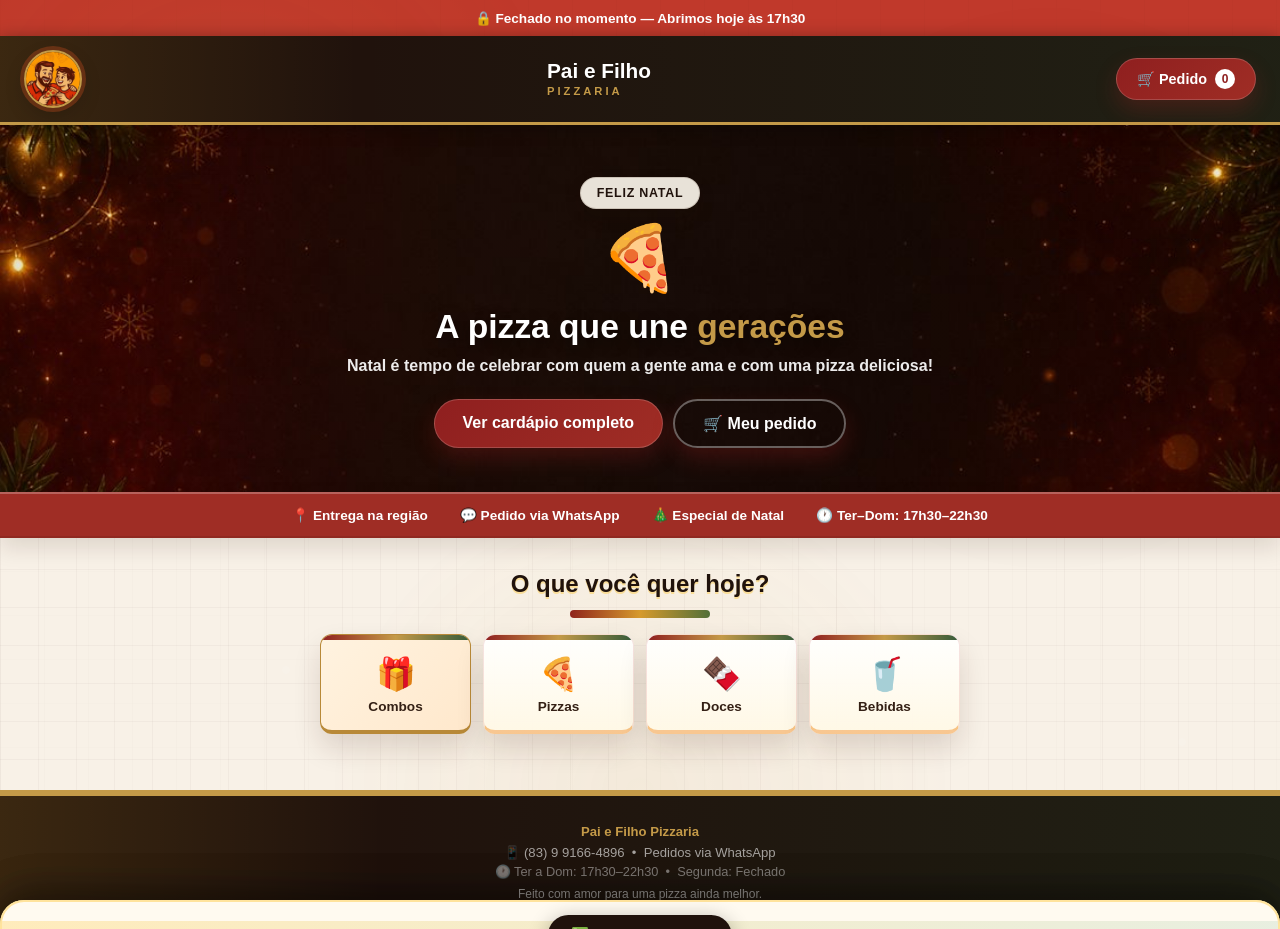
<file: index.html>
<!DOCTYPE html>
<html lang="pt-br">
<head>
  <meta charset="UTF-8" />
  <meta name="viewport" content="width=device-width, initial-scale=1.0"/>
  <title>Pai e Filho Pizzaria</title>
  <link rel="icon" href="logo_pizzaria.jpeg" type="image/jpeg">
  <link href="https://fonts.googleapis.com/css2?family=Playfair+Display:wght@700;900&family=Nunito:wght@400;600;700&display=swap" rel="stylesheet"/>
  <script src="temas.js?v=20260610-reference"></script>
  <link rel="stylesheet" href="style.css?v=20260610-reference">
  <link rel="stylesheet" href="seasonal.css?v=20260610-reference">
</head>
<body>

  <!-- BANNER DE HORÁRIO -->
  <div id="horarioBanner" class="horario-banner"></div>
  <div class="festa-junina-top" aria-hidden="true">
    <span></span><span></span><span></span><span></span><span></span><span></span>
  </div>

  <!-- CABEÇALHO -->
  <header>
    <div class="header-logo">
      <div class="logo-circle">
        <img src="logo_pizzaria.jpeg" alt="Pai e Filho Pizzaria">
      </div>
    </div>
      <div class="header-title">
        Pai e Filho
        <span>Pizzaria</span>
      </div>
    </div>
    <button class="carrinho-btn" onclick="abrirCarrinho()">
      🛒 Pedido
      <div id="badge">0</div>
    </button>
  </header>

  <!-- DESTAQUE / BANNER PRINCIPAL -->
  <section class="hero">
    <span class="arraia-badge">Arraiá Pai e Filho</span>
    <span class="hero-emoji">🍕</span>
    <h2>A pizza que une <em>gerações</em></h2>
    <p>São João paraibano com pizza quentinha, combos, doces e borda recheada</p>
    <div class="hero-btns">
      <button class="hero-btn" onclick="irParaCategorias()">Ver cardápio completo</button>
      <button class="hero-btn outline" onclick="abrirCarrinho()">🛒 Meu pedido</button>
    </div>
  </section>

  <!-- FAIXA DE INFORMAÇÕES -->
  <div class="info-banner">
    <span>📍 Entrega na região</span>
    <span>💬 Pedido via WhatsApp</span>
    <span id="temaInfo">🍕 Pizza quentinha</span>
    <span>🕐 Ter–Dom: 17h30–22h30</span>
  </div>

  <!-- CATEGORIAS -->
  <h2 class="sec-title" id="sec-cat">O que você quer hoje?</h2>
  <div class="categorias">
    <div class="cat-card" id="cat-combo" onclick="ativarCat('combo')">
      <span class="cat-emoji">🎁</span>
      Combos
    </div>
    <div class="cat-card" id="cat-pizza" onclick="ativarCat('pizza')">
      <span class="cat-emoji">🍕</span>
      Pizzas
    </div>
    <div class="cat-card" id="cat-doce" onclick="ativarCat('doce')">
      <span class="cat-emoji">🍫</span>
      Doces
    </div>
    <div class="cat-card" id="cat-bebida" onclick="ativarCat('bebida')">
      <span class="cat-emoji">🥤</span>
      Bebidas
    </div>
  </div>

  <!-- FILTROS DE SUBCATEGORIA -->
  <div class="filtros" id="filtros" style="display:none;">
    <button class="filtro-btn ativo" id="f-todos" onclick="filtrar('todos')">Todos</button>
    <button class="filtro-btn" id="f-tradicionais" onclick="filtrar('tradicionais')">Tradicionais</button>
    <button class="filtro-btn" id="f-especiais" onclick="filtrar('especiais')">Especiais</button>
  </div>

  <!-- CARDÁPIO -->
  <div id="cardapio"></div>

  <!-- MODAL MONTAR PIZZA -->
  <div class="modal-overlay" id="modalOverlay" onclick="fecharModal()"></div>
  <div id="modalPizza">
    <div class="modal-handle"></div>
    <div class="modal-header">
      <h2>🍕 Montar Pizza</h2>
      <button class="fechar-btn" onclick="fecharModal()">✕</button>
    </div>
    <div class="modal-body">

      <!-- TAMANHO -->
      <div class="modal-section">
        <h3>Tamanho</h3>
        <div class="tam-grid">
          <button class="tam-btn ativo" id="tam-P" onclick="escolherTamanho('P', this)">
            🍕 Pequena<br><span>R$ base</span>
          </button>
          <button class="tam-btn" id="tam-G" onclick="escolherTamanho('G', this)">
            🍕 Grande<br><span>R$ base</span>
          </button>
        </div>
      </div>

      <!-- SABORES -->
      <div class="modal-section">
        <h3>Sabores <span class="hint">Escolha até 2</span></h3>
        <p id="saboresSelecionados" class="sabores-info">Nenhum sabor selecionado</p>
        <div id="listaSabores" class="sabores-lista"></div>
      </div>

      <!-- BORDA RECHEADA -->
      <div class="modal-section">
        <h3>Borda recheada</h3>
        <div class="borda-grid" id="bordaGrid">
          <button class="borda-btn ativo" onclick="escolherBordaModal('Sem borda', 0, this)">Sem borda</button>
          <button class="borda-btn" onclick="escolherBordaModal('Requeijão', null, this)">Requeijão</button>
          <button class="borda-btn" onclick="escolherBordaModal('Cheddar', null, this)">Cheddar</button>
          <button class="borda-btn" onclick="escolherBordaModal('Chocolate Branco', null, this)">Choc. Branco</button>
          <button class="borda-btn" onclick="escolherBordaModal('Chocolate ao Leite', null, this)">Choc. Leite</button>
        </div>
        <p id="bordaModalInfo" class="borda-info">✅ Sem borda</p>
      </div>

      <!-- ADICIONAIS -->
      <div class="modal-section">
        <h3>Adicionais <span class="hint">1x cada • verduras grátis</span></h3>
        <div class="adicionais-grid" id="adicionaisGrid"></div>
        <p id="adicionaisInfo" class="borda-info"></p>
      </div>

      <!-- RESUMO DO PEDIDO -->
      <div class="modal-resumo" id="modalResumo">
        <span>Selecione sabor e tamanho</span>
        <span id="modalPreco">R$ 0,00</span>
      </div>

      <button class="confirmar-btn" onclick="confirmarPizza()">✅ Adicionar ao Pedido</button>
    </div>
  </div>

  <!-- MODAL COMBO -->
  <div class="modal-overlay" id="modalComboOverlay" onclick="fecharModalCombo()"></div>
  <div id="modalCombo">
    <div class="modal-handle"></div>
    <div class="modal-header">
      <h2 id="modalComboTitulo">🎁 Montar Combo</h2>
      <button class="fechar-btn" onclick="fecharModalCombo()">✕</button>
    </div>
    <div class="modal-body">
      <div id="modalComboDescricao" class="combo-modal-desc"></div>

      <!-- SELEÇÃO DE PIZZAS DO COMBO -->
      <div id="comboPizzasContainer"></div>

      <!-- BEBIDA DO COMBO (se aplicável) -->
      <div id="comboBebidaContainer" style="display:none;">
        <div class="modal-section">
          <h3>Bebida incluída</h3>
          <div id="comboBebidaOpcoes" class="borda-grid"></div>
        </div>
      </div>

      <!-- RESUMO -->
      <div class="modal-resumo" id="comboResumo">
        <span id="comboResumoTexto">Monte seu combo</span>
        <span id="comboPreco" style="font-size:1.2rem;color:var(--laranja2);">R$ 45,00</span>
      </div>

      <button class="confirmar-btn" onclick="confirmarCombo()">✅ Adicionar Combo ao Pedido</button>
    </div>
  </div>

  <!-- FUNDO ESCURO DO CARRINHO -->
  <div class="overlay" id="overlay" onclick="fecharCarrinho()"></div>

  <!-- GAVETA DO CARRINHO -->
  <div id="drawer">
    <div class="drawer-handle"></div>
    <div class="drawer-header">
      <h2>🛒 Seu Pedido</h2>
      <button class="fechar-btn" onclick="fecharCarrinho()">✕</button>
    </div>
    <ul id="listaPedido">
      <li class="carrinho-vazio">
        <span class="big">🍕</span>
        Seu pedido está vazio.<br>Adicione itens do cardápio!
      </li>
    </ul>
    <div class="drawer-total">
      <span>Total</span>
      <span id="total">R$ 0,00</span>
    </div>
    <button class="wpp-btn" onclick="abrirResumo()">
      Finalizar
    </button>
  </div>

  <!-- NOTIFICAÇÃO FLUTUANTE (TOAST) -->
  <div id="toast">✅ Item adicionado!</div>

  <footer>
    <p><strong>Pai e Filho Pizzaria</strong></p>
    <p style="margin-top:6px;">📱 (83) 9 9166-4896 &nbsp;•&nbsp; Pedidos via WhatsApp</p>
    <p style="margin-top:4px; font-size:0.8rem; color:rgba(255,255,255,0.45);">🕐 Ter a Dom: 17h30–22h30 &nbsp;•&nbsp; Segunda: Fechado</p>
    <p style="margin-top:8px; font-size:0.75rem;">Feito com amor para uma pizza ainda melhor.</p>
  </footer>

  <script src="script.js?v=20260610-reference"></script>
</body>
</html>
</file>
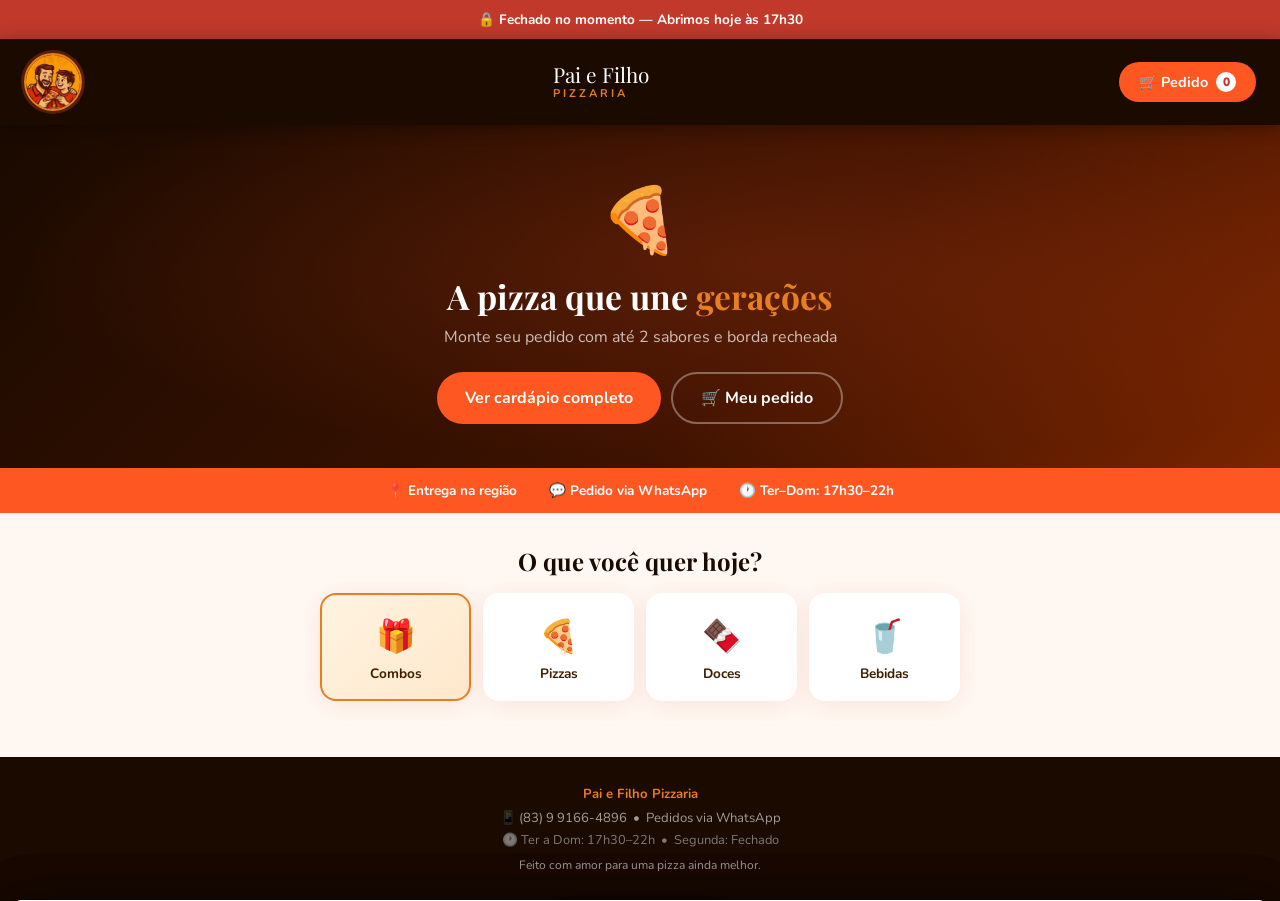
<file: src/pages/index.html>
<!DOCTYPE html>
<html lang="pt-br">
<head>
  <meta charset="UTF-8" />
  <meta name="viewport" content="width=device-width, initial-scale=1.0"/>
  <title>Pai e Filho Pizzaria</title>
  <link rel="icon" href="../public/logo_pizzaria.jpeg" type="image/jpeg">
  <link href="https://fonts.googleapis.com/css2?family=Playfair+Display:wght@700;900&family=Nunito:wght@400;600;700&display=swap" rel="stylesheet"/>
  <link rel="stylesheet" href="../style/style.css">
</head>
<body>

  <!-- BANNER DE HORÁRIO -->
  <div id="horarioBanner" class="horario-banner"></div>

  <!-- CABEÇALHO -->
  <header>
    <div class="header-logo">
      <div class="logo-circle">
        <img src="../public/logo_pizzaria.jpeg" alt="Pai e Filho Pizzaria">
      </div>
    </div>
      <div class="header-title">
        Pai e Filho
        <span>Pizzaria</span>
      </div>
    </div>
    <button class="carrinho-btn" onclick="abrirCarrinho()">
      🛒 Pedido
      <div id="badge">0</div>
    </button>
  </header>

  <!-- DESTAQUE / BANNER PRINCIPAL -->
  <section class="hero">
    <span class="hero-emoji">🍕</span>
    <h2>A pizza que une <em>gerações</em></h2>
    <p>Monte seu pedido com até 2 sabores e borda recheada</p>
    <div class="hero-btns">
      <button class="hero-btn" onclick="irParaCategorias()">Ver cardápio completo</button>
      <button class="hero-btn outline" onclick="abrirCarrinho()">🛒 Meu pedido</button>
    </div>
  </section>

  <!-- FAIXA DE INFORMAÇÕES -->
  <div class="info-banner">
    <span>📍 Entrega na região</span>
    <span>💬 Pedido via WhatsApp</span>
    <span>🕐 Ter–Dom: 17h30–22h</span>
  </div>

  <!-- CATEGORIAS -->
  <h2 class="sec-title" id="sec-cat">O que você quer hoje?</h2>
  <div class="categorias">
    <div class="cat-card" id="cat-combo" onclick="ativarCat('combo')">
      <span class="cat-emoji">🎁</span>
      Combos
    </div>
    <div class="cat-card" id="cat-pizza" onclick="ativarCat('pizza')">
      <span class="cat-emoji">🍕</span>
      Pizzas
    </div>
    <div class="cat-card" id="cat-doce" onclick="ativarCat('doce')">
      <span class="cat-emoji">🍫</span>
      Doces
    </div>
    <div class="cat-card" id="cat-bebida" onclick="ativarCat('bebida')">
      <span class="cat-emoji">🥤</span>
      Bebidas
    </div>
  </div>

  <!-- FILTROS DE SUBCATEGORIA -->
  <div class="filtros" id="filtros" style="display:none;">
    <button class="filtro-btn ativo" id="f-todos" onclick="filtrar('todos')">Todos</button>
    <button class="filtro-btn" id="f-tradicionais" onclick="filtrar('tradicionais')">Tradicionais</button>
    <button class="filtro-btn" id="f-especiais" onclick="filtrar('especiais')">Especiais</button>
  </div>

  <!-- CARDÁPIO -->
  <div id="cardapio"></div>

  <!-- MODAL MONTAR PIZZA -->
  <div class="modal-overlay" id="modalOverlay" onclick="fecharModal()"></div>
  <div id="modalPizza">
    <div class="modal-handle"></div>
    <div class="modal-header">
      <h2>🍕 Montar Pizza</h2>
      <button class="fechar-btn" onclick="fecharModal()">✕</button>
    </div>
    <div class="modal-body">

      <!-- TAMANHO -->
      <div class="modal-section">
        <h3>Tamanho</h3>
        <div class="tam-grid">
          <button class="tam-btn ativo" id="tam-P" onclick="escolherTamanho('P', this)">
            🍕 Pequena<br><span>R$ base</span>
          </button>
          <button class="tam-btn" id="tam-G" onclick="escolherTamanho('G', this)">
            🍕 Grande<br><span>R$ base</span>
          </button>
        </div>
      </div>

      <!-- SABORES -->
      <div class="modal-section">
        <h3>Sabores <span class="hint">Escolha até 2</span></h3>
        <p id="saboresSelecionados" class="sabores-info">Nenhum sabor selecionado</p>
        <div id="listaSabores" class="sabores-lista"></div>
      </div>

      <!-- BORDA RECHEADA -->
      <div class="modal-section">
        <h3>Borda recheada</h3>
        <div class="borda-grid" id="bordaGrid">
          <button class="borda-btn ativo" onclick="escolherBordaModal('Sem borda', 0, this)">Sem borda</button>
          <button class="borda-btn" onclick="escolherBordaModal('Requeijão', null, this)">Requeijão</button>
          <button class="borda-btn" onclick="escolherBordaModal('Cheddar', null, this)">Cheddar</button>
          <button class="borda-btn" onclick="escolherBordaModal('Chocolate Branco', null, this)">Choc. Branco</button>
          <button class="borda-btn" onclick="escolherBordaModal('Chocolate ao Leite', null, this)">Choc. Leite</button>
        </div>
        <p id="bordaModalInfo" class="borda-info">✅ Sem borda</p>
      </div>

      <!-- ADICIONAIS -->
      <div class="modal-section">
        <h3>Adicionais <span class="hint">1x cada • verduras grátis</span></h3>
        <div class="adicionais-grid" id="adicionaisGrid"></div>
        <p id="adicionaisInfo" class="borda-info"></p>
      </div>

      <!-- RESUMO DO PEDIDO -->
      <div class="modal-resumo" id="modalResumo">
        <span>Selecione sabor e tamanho</span>
        <span id="modalPreco">R$ 0,00</span>
      </div>

      <button class="confirmar-btn" onclick="confirmarPizza()">✅ Adicionar ao Pedido</button>
    </div>
  </div>

  <!-- MODAL COMBO -->
  <div class="modal-overlay" id="modalComboOverlay" onclick="fecharModalCombo()"></div>
  <div id="modalCombo">
    <div class="modal-handle"></div>
    <div class="modal-header">
      <h2 id="modalComboTitulo">🎁 Montar Combo</h2>
      <button class="fechar-btn" onclick="fecharModalCombo()">✕</button>
    </div>
    <div class="modal-body">
      <div id="modalComboDescricao" class="combo-modal-desc"></div>

      <!-- SELEÇÃO DE PIZZAS DO COMBO -->
      <div id="comboPizzasContainer"></div>

      <!-- BEBIDA DO COMBO (se aplicável) -->
      <div id="comboBebidaContainer" style="display:none;">
        <div class="modal-section">
          <h3>Bebida incluída</h3>
          <div id="comboBebidaOpcoes" class="borda-grid"></div>
        </div>
      </div>

      <!-- RESUMO -->
      <div class="modal-resumo" id="comboResumo">
        <span id="comboResumoTexto">Monte seu combo</span>
        <span id="comboPreco" style="font-size:1.2rem;color:var(--laranja2);font-family:'Playfair Display',serif;">R$ 45,00</span>
      </div>

      <button class="confirmar-btn" onclick="confirmarCombo()">✅ Adicionar Combo ao Pedido</button>
    </div>
  </div>

  <!-- FUNDO ESCURO DO CARRINHO -->
  <div class="overlay" id="overlay" onclick="fecharCarrinho()"></div>

  <!-- GAVETA DO CARRINHO -->
  <div id="drawer">
    <div class="drawer-handle"></div>
    <div class="drawer-header">
      <h2>🛒 Seu Pedido</h2>
      <button class="fechar-btn" onclick="fecharCarrinho()">✕</button>
    </div>
    <ul id="listaPedido">
      <li class="carrinho-vazio">
        <span class="big">🍕</span>
        Seu pedido está vazio.<br>Adicione itens do cardápio!
      </li>
    </ul>
    <div class="drawer-total">
      <span>Total</span>
      <span id="total">R$ 0,00</span>
    </div>
    <button class="wpp-btn" onclick="finalizarPedido()">
      <svg viewBox="0 0 24 24" xmlns="http://www.w3.org/2000/svg">
        <path d="M17.472 14.382c-.297-.149-1.758-.867-2.03-.967-.273-.099-.471-.148-.67.15-.197.297-.767.966-.94 1.164-.173.199-.347.223-.644.075-.297-.15-1.255-.463-2.39-1.475-.883-.788-1.48-1.761-1.653-2.059-.173-.297-.018-.458.13-.606.134-.133.298-.347.446-.52.149-.174.198-.298.298-.497.099-.198.05-.371-.025-.52-.075-.149-.669-1.612-.916-2.207-.242-.579-.487-.5-.669-.51-.173-.008-.371-.01-.57-.01-.198 0-.52.074-.792.372-.272.297-1.04 1.016-1.04 2.479 0 1.462 1.065 2.875 1.213 3.074.149.198 2.096 3.2 5.077 4.487.709.306 1.262.489 1.694.625.712.227 1.36.195 1.871.118.571-.085 1.758-.719 2.006-1.413.248-.694.248-1.289.173-1.413-.074-.124-.272-.198-.57-.347z"/>
        <path d="M12 0C5.373 0 0 5.373 0 12c0 2.117.549 4.107 1.51 5.837L.057 23.882l6.204-1.627A11.94 11.94 0 0012 24c6.627 0 12-5.373 12-12S18.627 0 12 0zm0 21.818a9.818 9.818 0 01-5.006-1.374l-.36-.214-3.724.977.997-3.635-.234-.374A9.818 9.818 0 0112 2.182c5.428 0 9.818 4.39 9.818 9.818S17.428 21.818 12 21.818z"/>
      </svg>
      Finalizar pelo WhatsApp
    </button>
  </div>

  <!-- NOTIFICAÇÃO FLUTUANTE (TOAST) -->
  <div id="toast">✅ Item adicionado!</div>

  <footer>
    <p><strong>Pai e Filho Pizzaria</strong></p>
    <p style="margin-top:6px;">📱 (83) 9 9166-4896 &nbsp;•&nbsp; Pedidos via WhatsApp</p>
    <p style="margin-top:4px; font-size:0.8rem; color:rgba(255,255,255,0.45);">🕐 Ter a Dom: 17h30–22h &nbsp;•&nbsp; Segunda: Fechado</p>
    <p style="margin-top:8px; font-size:0.75rem;">Feito com amor para uma pizza ainda melhor.</p>
  </footer>

  <script src="../scripts/script.js"></script>
</body>
</html>
</file>
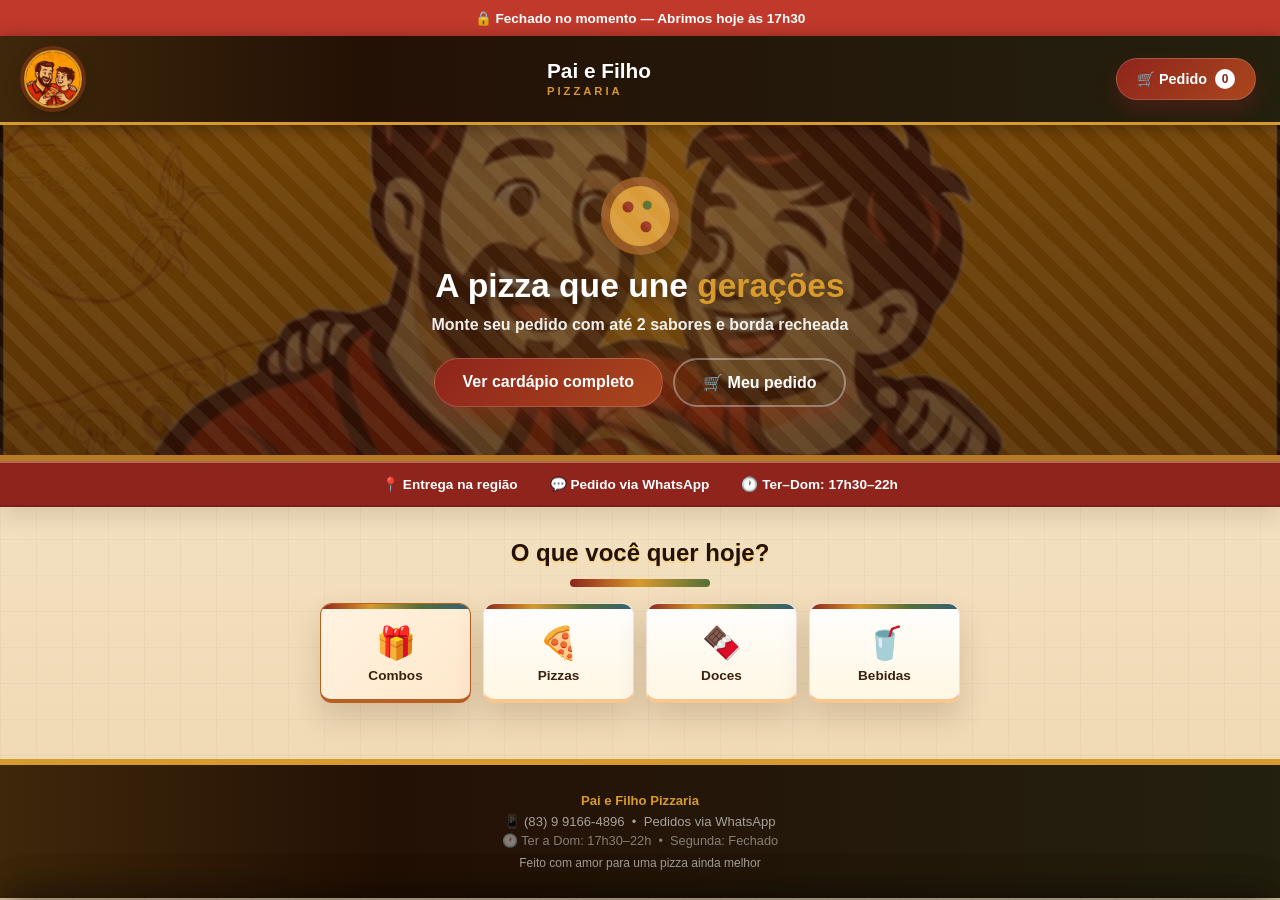
<file: pizzaria pai e filho.html>
<!DOCTYPE html>
<html lang="pt-br">
<head>
  <meta charset="UTF-8" />
  <meta name="viewport" content="width=device-width, initial-scale=1.0"/>
  <title>Pai e Filho Pizzaria</title>
  <link rel="icon" href="logo%20pizzariapaiefilho.jpeg" type="image/jpeg">
  <link href="https://fonts.googleapis.com/css2?family=Playfair+Display:wght@700;900&family=Nunito:wght@400;600;700&display=swap" rel="stylesheet"/>
  <link rel="stylesheet" href="style.css">
</head>
<body>

  <!-- BANNER DE HORÁRIO -->
  <div id="horarioBanner" class="horario-banner"></div>

  <!-- CABEÇALHO -->
  <header>
    <div class="header-logo">
      <div class="logo-circle">
        <img src="logo%20pizzariapaiefilho.jpeg" alt="Pai e Filho Pizzaria">
      </div>
    </div>
      <div class="header-title">
        Pai e Filho
        <span>Pizzaria</span>
      </div>
    </div>
    <button class="carrinho-btn" onclick="abrirCarrinho()">
      🛒 Pedido
      <div id="badge">0</div>
    </button>
  </header>

  <!-- DESTAQUE / BANNER PRINCIPAL -->
  <section class="hero">
    <span class="hero-emoji">🍕</span>
    <h2>A pizza que une <em>gerações</em></h2>
    <p>Monte seu pedido com até 2 sabores e borda recheada</p>
    <div class="hero-btns">
      <button class="hero-btn" onclick="irParaCategorias()">Ver cardápio completo</button>
      <button class="hero-btn outline" onclick="abrirCarrinho()">🛒 Meu pedido</button>
    </div>
  </section>

  <!-- FAIXA DE INFORMAÇÕES -->
  <div class="info-banner">
    <span>📍 Entrega na região</span>
    <span>💬 Pedido via WhatsApp</span>
    <span>🕐 Ter–Dom: 17h30–22h</span>
  </div>

  <!-- CATEGORIAS -->
  <h2 class="sec-title" id="sec-cat">O que você quer hoje?</h2>
  <div class="categorias">
    <div class="cat-card" id="cat-combo" onclick="ativarCat('combo')">
      <span class="cat-emoji">🎁</span>
      Combos
    </div>
    <div class="cat-card" id="cat-pizza" onclick="ativarCat('pizza')">
      <span class="cat-emoji">🍕</span>
      Pizzas
    </div>
    <div class="cat-card" id="cat-doce" onclick="ativarCat('doce')">
      <span class="cat-emoji">🍫</span>
      Doces
    </div>
    <div class="cat-card" id="cat-bebida" onclick="ativarCat('bebida')">
      <span class="cat-emoji">🥤</span>
      Bebidas
    </div>
  </div>

  <!-- FILTROS DE SUBCATEGORIA -->
  <div class="filtros" id="filtros" style="display:none;">
    <button class="filtro-btn ativo" id="f-todos" onclick="filtrar('todos')">Todos</button>
    <button class="filtro-btn" id="f-tradicionais" onclick="filtrar('tradicionais')">Tradicionais</button>
    <button class="filtro-btn" id="f-especiais" onclick="filtrar('especiais')">Especiais</button>
  </div>

  <!-- CARDÁPIO -->
  <div id="cardapio"></div>

  <!-- MODAL MONTAR PIZZA -->
  <div class="modal-overlay" id="modalOverlay" onclick="fecharModal()"></div>
  <div id="modalPizza">
    <div class="modal-handle"></div>
    <div class="modal-header">
      <h2>🍕 Montar Pizza</h2>
      <button class="fechar-btn" onclick="fecharModal()">✕</button>
    </div>
    <div class="modal-body">

      <!-- TAMANHO -->
      <div class="modal-section">
        <h3>Tamanho</h3>
        <div class="tam-grid">
          <button class="tam-btn ativo" id="tam-P" onclick="escolherTamanho('P', this)">
            🍕 Pequena<br><span>R$ base</span>
          </button>
          <button class="tam-btn" id="tam-G" onclick="escolherTamanho('G', this)">
            🍕 Grande<br><span>R$ base</span>
          </button>
        </div>
      </div>

      <!-- SABORES -->
      <div class="modal-section">
        <h3>Sabores <span class="hint">Escolha até 2</span></h3>
        <p id="saboresSelecionados" class="sabores-info">Nenhum sabor selecionado</p>
        <div id="listaSabores" class="sabores-lista"></div>
      </div>

      <!-- BORDA RECHEADA -->
      <div class="modal-section">
        <h3>Borda recheada</h3>
        <div class="borda-grid" id="bordaGrid">
          <button class="borda-btn ativo" onclick="escolherBordaModal('Sem borda', 0, this)">Sem borda</button>
          <button class="borda-btn" onclick="escolherBordaModal('Requeijão', null, this)">Requeijão</button>
          <button class="borda-btn" onclick="escolherBordaModal('Cheddar', null, this)">Cheddar</button>
          <button class="borda-btn" onclick="escolherBordaModal('Chocolate Branco', null, this)">Choc. Branco</button>
          <button class="borda-btn" onclick="escolherBordaModal('Chocolate ao Leite', null, this)">Choc. Leite</button>
        </div>
        <p id="bordaModalInfo" class="borda-info">✅ Sem borda</p>
      </div>

      <!-- ADICIONAIS -->
      <div class="modal-section">
        <h3>Adicionais <span class="hint">1x cada • verduras grátis</span></h3>
        <div class="adicionais-grid" id="adicionaisGrid"></div>
        <p id="adicionaisInfo" class="borda-info"></p>
      </div>

      <!-- RESUMO DO PEDIDO -->
      <div class="modal-resumo" id="modalResumo">
        <span>Selecione sabor e tamanho</span>
        <span id="modalPreco">R$ 0,00</span>
      </div>

      <button class="confirmar-btn" onclick="confirmarPizza()">✅ Adicionar ao Pedido</button>
    </div>
  </div>

  <!-- MODAL COMBO -->
  <div class="modal-overlay" id="modalComboOverlay" onclick="fecharModalCombo()"></div>
  <div id="modalCombo">
    <div class="modal-handle"></div>
    <div class="modal-header">
      <h2 id="modalComboTitulo">🎁 Montar Combo</h2>
      <button class="fechar-btn" onclick="fecharModalCombo()">✕</button>
    </div>
    <div class="modal-body">
      <div id="modalComboDescricao" class="combo-modal-desc"></div>

      <!-- SELEÇÃO DE PIZZAS DO COMBO -->
      <div id="comboPizzasContainer"></div>

      <!-- BEBIDA DO COMBO (se aplicável) -->
      <div id="comboBebidaContainer" style="display:none;">
        <div class="modal-section">
          <h3>Bebida incluída</h3>
          <div id="comboBebidaOpcoes" class="borda-grid"></div>
        </div>
      </div>

      <!-- RESUMO -->
      <div class="modal-resumo" id="comboResumo">
        <span id="comboResumoTexto">Monte seu combo</span>
        <span id="comboPreco" style="font-size:1.2rem;color:var(--laranja2);font-family:'Playfair Display',serif;">R$ 45,00</span>
      </div>

      <button class="confirmar-btn" onclick="confirmarCombo()">✅ Adicionar Combo ao Pedido</button>
    </div>
  </div>

  <!-- FUNDO ESCURO DO CARRINHO -->
  <div class="overlay" id="overlay" onclick="fecharCarrinho()"></div>

  <!-- GAVETA DO CARRINHO -->
  <div id="drawer">
    <div class="drawer-handle"></div>
    <div class="drawer-header">
      <h2>🛒 Seu Pedido</h2>
      <button class="fechar-btn" onclick="fecharCarrinho()">✕</button>
    </div>
    <ul id="listaPedido">
      <li class="carrinho-vazio">
        <span class="big">🍕</span>
        Seu pedido está vazio.<br>Adicione itens do cardápio!
      </li>
    </ul>
    <div class="drawer-total">
      <span>Total</span>
      <span id="total">R$ 0,00</span>
    </div>
    <button class="wpp-btn" onclick="finalizarPedido()">
      <svg viewBox="0 0 24 24" xmlns="http://www.w3.org/2000/svg">
        <path d="M17.472 14.382c-.297-.149-1.758-.867-2.03-.967-.273-.099-.471-.148-.67.15-.197.297-.767.966-.94 1.164-.173.199-.347.223-.644.075-.297-.15-1.255-.463-2.39-1.475-.883-.788-1.48-1.761-1.653-2.059-.173-.297-.018-.458.13-.606.134-.133.298-.347.446-.52.149-.174.198-.298.298-.497.099-.198.05-.371-.025-.52-.075-.149-.669-1.612-.916-2.207-.242-.579-.487-.5-.669-.51-.173-.008-.371-.01-.57-.01-.198 0-.52.074-.792.372-.272.297-1.04 1.016-1.04 2.479 0 1.462 1.065 2.875 1.213 3.074.149.198 2.096 3.2 5.077 4.487.709.306 1.262.489 1.694.625.712.227 1.36.195 1.871.118.571-.085 1.758-.719 2.006-1.413.248-.694.248-1.289.173-1.413-.074-.124-.272-.198-.57-.347z"/>
        <path d="M12 0C5.373 0 0 5.373 0 12c0 2.117.549 4.107 1.51 5.837L.057 23.882l6.204-1.627A11.94 11.94 0 0012 24c6.627 0 12-5.373 12-12S18.627 0 12 0zm0 21.818a9.818 9.818 0 01-5.006-1.374l-.36-.214-3.724.977.997-3.635-.234-.374A9.818 9.818 0 0112 2.182c5.428 0 9.818 4.39 9.818 9.818S17.428 21.818 12 21.818z"/>
      </svg>
      Finalizar pelo WhatsApp
    </button>
  </div>

  <!-- NOTIFICAÇÃO FLUTUANTE (TOAST) -->
  <div id="toast">✅ Item adicionado!</div>

  <footer>
    <p><strong>Pai e Filho Pizzaria</strong></p>
    <p style="margin-top:6px;">📱 (83) 9 9166-4896 &nbsp;•&nbsp; Pedidos via WhatsApp</p>
    <p style="margin-top:4px; font-size:0.8rem; color:rgba(255,255,255,0.45);">🕐 Ter a Dom: 17h30–22h &nbsp;•&nbsp; Segunda: Fechado</p>
    <p style="margin-top:8px; font-size:0.75rem;">Feito com amor para uma pizza ainda melhor</p>
  </footer>

  <script src="script.js"></script>
</body>
</html>
</file>
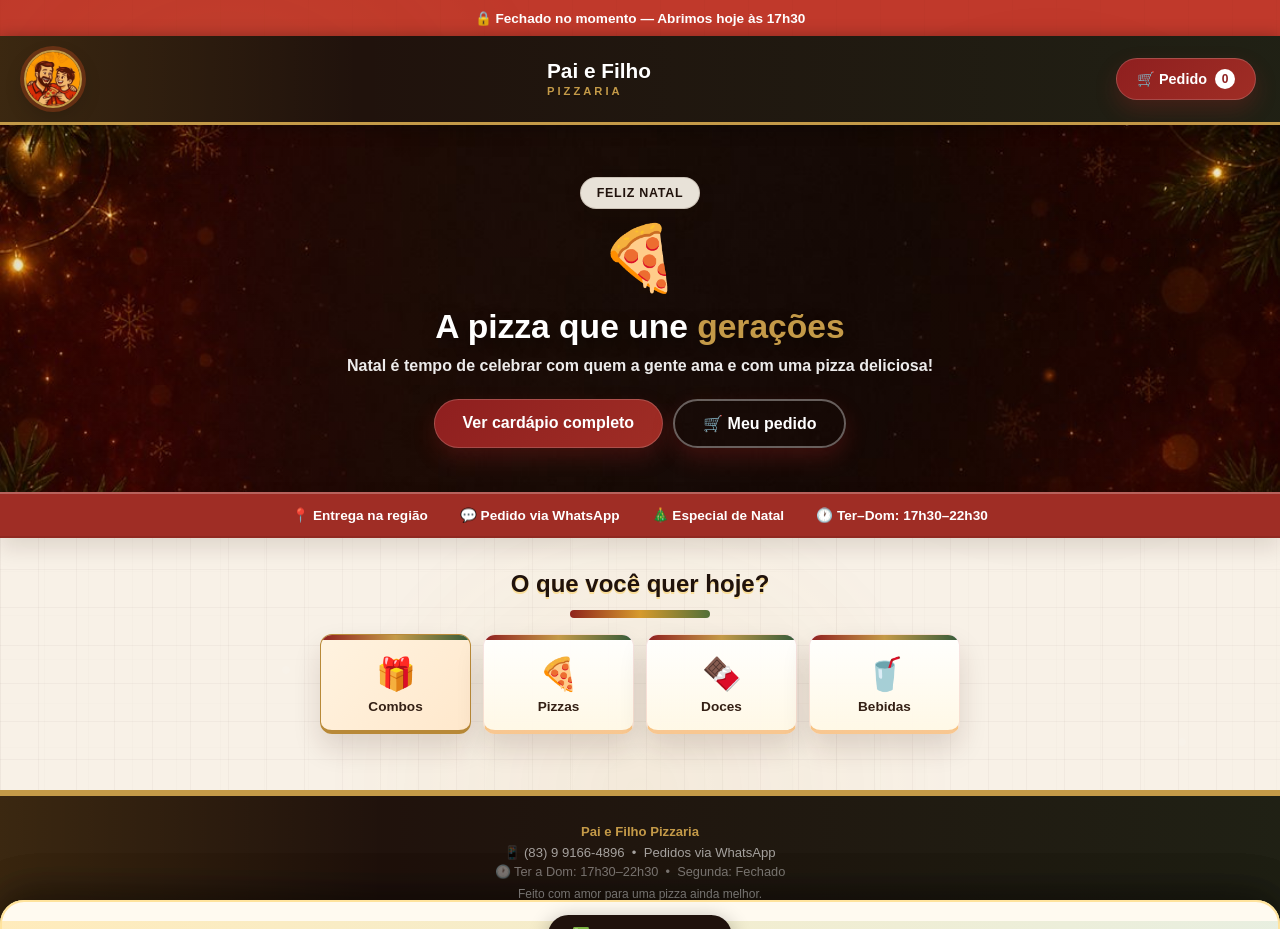
<file: resumo.html>
<!DOCTYPE html>
<html lang="pt-br">
<head>
    <meta charset="UTF-8">
    <meta name="viewport" content="width=device-width, initial-scale=1.0">
    <title>Dados do Cliente - Pai e Filho Pizzaria</title>
    <link href="https://fonts.googleapis.com/css2?family=Playfair+Display:wght@700;900&family=Nunito:wght@400;600;700&display=swap" rel="stylesheet"/>
    <script src="temas.js?v=20260610-reference"></script>
    <link rel="stylesheet" href="resumo-style.css?v=20260610-reference">
    <link rel="stylesheet" href="seasonal.css?v=20260610-reference">
  </head>
<body>
    <div class="festa-junina-top" aria-hidden="true">
      <span></span><span></span><span></span><span></span><span></span><span></span>
    </div>
    <div class="cliente-container">
      <button class="btn-voltar" onclick="voltarCardapio()">← Voltar</button>

      <div class="cliente-header">
        <span class="arraia-badge">Arraiá Pai e Filho</span>
        <h1>🍕 Suas Informações</h1>
        <p>Complete os dados para finalizar seu pedido no clima do São João paraibano</p>
      </div>

      <!-- RESUMO DO PEDIDO -->
      <div class="resumo-pedido">
        <h3>📋 Seu Pedido</h3>
        <ul class="resumo-itens" id="resumoItens">
          <li>Carregando...</li>
        </ul>
        <div>
          <span id="taxa-info" style="display:none;" ></span>
        </div>
        <div class="resumo-total">
          <span>Total:</span>
          <span id="resumoTotal">R$ 0,00</span>
        </div>
      </div>

      <!-- FORMULÁRIO -->
      <form id="formularioCliente" onsubmit="finalizarPedidoWhatsApp(event)">

        <!-- NOME -->
        <div class="form-group">
          <label for="nome">👤 Seu Nome</label>
          <input type="text" id="nome" name="nome" placeholder="Digite seu nome completo" required>
        </div>

        <!-- TIPO DE ENTREGA -->
        <div class="form-group">
          <label>🚗 Tipo de Entrega</label>
          <div class="delivery-options">
            <div class="delivery-card ativo">
              <span>🚚</span>
              <p>Entrega</p>
            </div>
          </div>
          <input type="hidden" id="tipoEntrega" name="tipoEntrega" value="entrega">
        </div>

        <!-- ENDEREÇO -->
        <div class="form-group" id="groupEndereco">
          <label for="endereco">📍 Endereço (Rua)</label>
          <input type="text" id="endereco" name="endereco" placeholder="Rua, avenida, travessa etc.">
        </div>

        <div class="form-group" id="groupNumero">
          <label for="numero"># Número da casa</label>
          <input type="text" id="numero" name="numero" placeholder="Número da residência">
        </div>

        <div class="form-group" id="groupReferencia">
          <label for="referencia">📌 Ponto de referência (opcional)</label>
          <input type="text" id="referencia" name="referencia" placeholder="Ex: em frente à padaria X, perto do mercado Y">
        </div>

        <div id="toast">✅ Item adicionado!</div>

        <!-- FORMA DE PAGAMENTO -->
        <div class="form-group">
          <label for="pagamento">💳 Forma de Pagamento</label>
          <select id="pagamento" name="pagamento" required onchange="onPagamentoChange(this.value)">
            <option value="" disabled selected>Selecione a forma de pagamento</option>
            <option value="Dinheiro">Dinheiro</option>
            <option value="Débito">Débito</option>
            <option value="Crédito">Crédito</option>
            <option value="Pix">Pix</option>
          </select>
        </div>

        <div class="form-group" id="groupTroco" style="display:none">
          <label for="troco">💵 Quanto você dará? (ex: 50,00)</label>
          <input type="text" id="troco" name="troco" placeholder="Ex: 50,00">
        </div>

        <!-- TELEFONE (OPCIONAL) -->
        <div class="form-group">
          <label for="telefone">📞 Telefone (opcional)</label>
          <input type="tel" id="telefone" name="telefone" placeholder="(83) 9 9999-9999">
        </div>

        <!-- BOTÃO FINALIZAR -->
        <button type="submit" class="btn-finalizar" onclick="">
          <span>💬</span>
          <span>Enviar no WhatsApp</span>
        </button>
      </form>
    </div>
    <script src="script.js"></script>
    <script src="cliente.js"></script>
    <script>
      // Carregar dados do pedido quando a página for carregada
      document.addEventListener('DOMContentLoaded', carregarPedidoNaTelaCliente);
    </script>
</body>
</html>
</file>
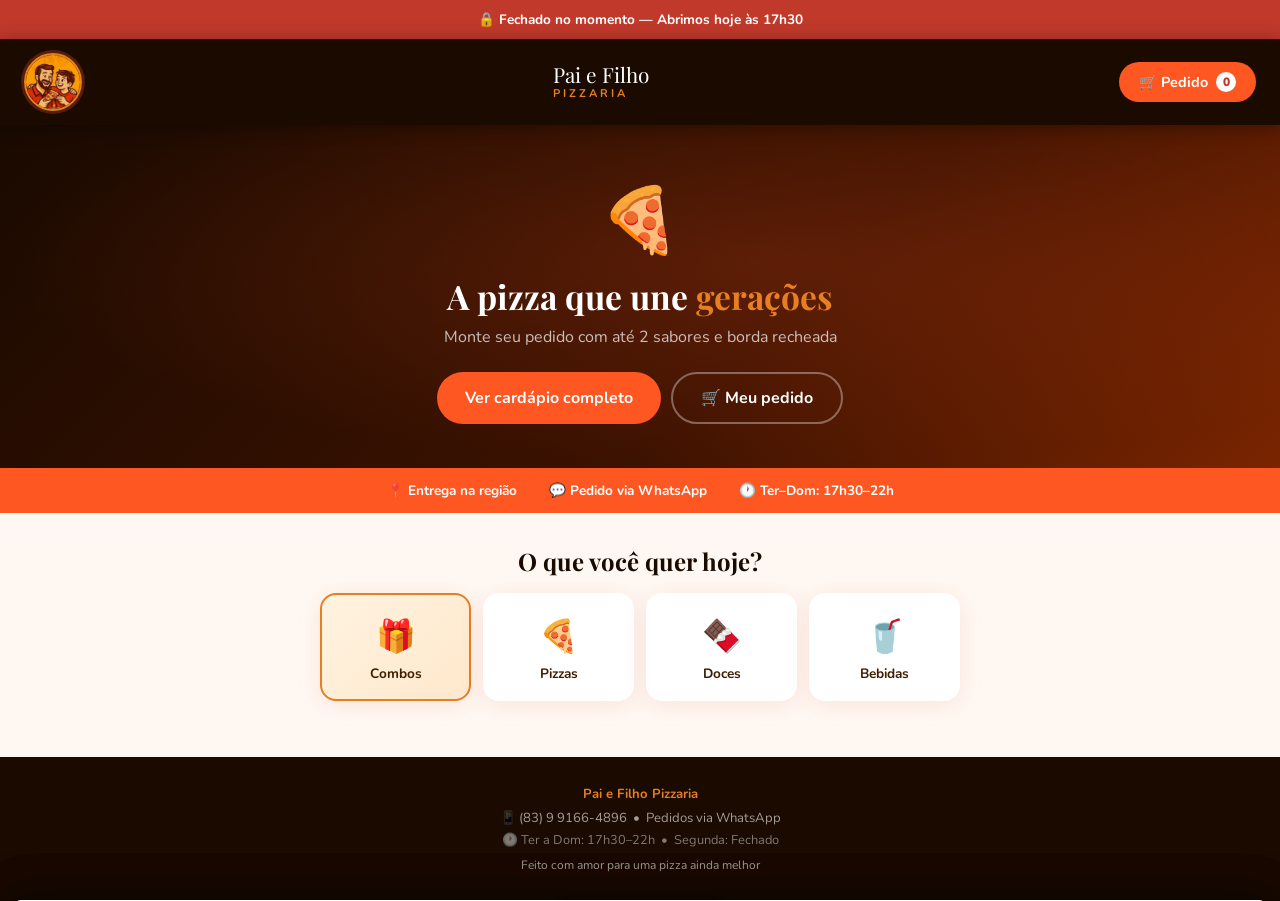
<file: src/pages/pizzaria pai e filho.html>
<!DOCTYPE html>
<html lang="pt-br">
<head>
  <meta charset="UTF-8" />
  <meta name="viewport" content="width=device-width, initial-scale=1.0"/>
  <title>Pai e Filho Pizzaria</title>
  <link rel="icon" href="../public/logo_pizzaria.jpeg" type="image/jpeg">
  <link href="https://fonts.googleapis.com/css2?family=Playfair+Display:wght@700;900&family=Nunito:wght@400;600;700&display=swap" rel="stylesheet"/>
  <link rel="stylesheet" href="../style/style.css">
</head>
<body>

  <!-- BANNER DE HORÁRIO -->
  <div id="horarioBanner" class="horario-banner"></div>

  <!-- CABEÇALHO -->
  <header>
    <div class="header-logo">
      <div class="logo-circle">
        <img src="../public/logo_pizzaria.jpeg" alt="Pai e Filho Pizzaria">
      </div>
    </div>
      <div class="header-title">
        Pai e Filho
        <span>Pizzaria</span>
      </div>
    </div>
    <button class="carrinho-btn" onclick="abrirCarrinho()">
      🛒 Pedido
      <div id="badge">0</div>
    </button>
  </header>

  <!-- DESTAQUE / BANNER PRINCIPAL -->
  <section class="hero">
    <span class="hero-emoji">🍕</span>
    <h2>A pizza que une <em>gerações</em></h2>
    <p>Monte seu pedido com até 2 sabores e borda recheada</p>
    <div class="hero-btns">
      <button class="hero-btn" onclick="irParaCategorias()">Ver cardápio completo</button>
      <button class="hero-btn outline" onclick="abrirCarrinho()">🛒 Meu pedido</button>
    </div>
  </section>

  <!-- FAIXA DE INFORMAÇÕES -->
  <div class="info-banner">
    <span>📍 Entrega na região</span>
    <span>💬 Pedido via WhatsApp</span>
    <span>🕐 Ter–Dom: 17h30–22h</span>
  </div>

  <!-- CATEGORIAS -->
  <h2 class="sec-title" id="sec-cat">O que você quer hoje?</h2>
  <div class="categorias">
    <div class="cat-card" id="cat-combo" onclick="ativarCat('combo')">
      <span class="cat-emoji">🎁</span>
      Combos
    </div>
    <div class="cat-card" id="cat-pizza" onclick="ativarCat('pizza')">
      <span class="cat-emoji">🍕</span>
      Pizzas
    </div>
    <div class="cat-card" id="cat-doce" onclick="ativarCat('doce')">
      <span class="cat-emoji">🍫</span>
      Doces
    </div>
    <div class="cat-card" id="cat-bebida" onclick="ativarCat('bebida')">
      <span class="cat-emoji">🥤</span>
      Bebidas
    </div>
  </div>

  <!-- FILTROS DE SUBCATEGORIA -->
  <div class="filtros" id="filtros" style="display:none;">
    <button class="filtro-btn ativo" id="f-todos" onclick="filtrar('todos')">Todos</button>
    <button class="filtro-btn" id="f-tradicionais" onclick="filtrar('tradicionais')">Tradicionais</button>
    <button class="filtro-btn" id="f-especiais" onclick="filtrar('especiais')">Especiais</button>
  </div>

  <!-- CARDÁPIO -->
  <div id="cardapio"></div>

  <!-- MODAL MONTAR PIZZA -->
  <div class="modal-overlay" id="modalOverlay" onclick="fecharModal()"></div>
  <div id="modalPizza">
    <div class="modal-handle"></div>
    <div class="modal-header">
      <h2>🍕 Montar Pizza</h2>
      <button class="fechar-btn" onclick="fecharModal()">✕</button>
    </div>
    <div class="modal-body">

      <!-- TAMANHO -->
      <div class="modal-section">
        <h3>Tamanho</h3>
        <div class="tam-grid">
          <button class="tam-btn ativo" id="tam-P" onclick="escolherTamanho('P', this)">
            🍕 Pequena<br><span>R$ base</span>
          </button>
          <button class="tam-btn" id="tam-G" onclick="escolherTamanho('G', this)">
            🍕 Grande<br><span>R$ base</span>
          </button>
        </div>
      </div>

      <!-- SABORES -->
      <div class="modal-section">
        <h3>Sabores <span class="hint">Escolha até 2</span></h3>
        <p id="saboresSelecionados" class="sabores-info">Nenhum sabor selecionado</p>
        <div id="listaSabores" class="sabores-lista"></div>
      </div>

      <!-- BORDA RECHEADA -->
      <div class="modal-section">
        <h3>Borda recheada</h3>
        <div class="borda-grid" id="bordaGrid">
          <button class="borda-btn ativo" onclick="escolherBordaModal('Sem borda', 0, this)">Sem borda</button>
          <button class="borda-btn" onclick="escolherBordaModal('Requeijão', null, this)">Requeijão</button>
          <button class="borda-btn" onclick="escolherBordaModal('Cheddar', null, this)">Cheddar</button>
          <button class="borda-btn" onclick="escolherBordaModal('Chocolate Branco', null, this)">Choc. Branco</button>
          <button class="borda-btn" onclick="escolherBordaModal('Chocolate ao Leite', null, this)">Choc. Leite</button>
        </div>
        <p id="bordaModalInfo" class="borda-info">✅ Sem borda</p>
      </div>

      <!-- ADICIONAIS -->
      <div class="modal-section">
        <h3>Adicionais <span class="hint">1x cada • verduras grátis</span></h3>
        <div class="adicionais-grid" id="adicionaisGrid"></div>
        <p id="adicionaisInfo" class="borda-info"></p>
      </div>

      <!-- RESUMO DO PEDIDO -->
      <div class="modal-resumo" id="modalResumo">
        <span>Selecione sabor e tamanho</span>
        <span id="modalPreco">R$ 0,00</span>
      </div>

      <button class="confirmar-btn" onclick="confirmarPizza()">✅ Adicionar ao Pedido</button>
    </div>
  </div>

  <!-- MODAL COMBO -->
  <div class="modal-overlay" id="modalComboOverlay" onclick="fecharModalCombo()"></div>
  <div id="modalCombo">
    <div class="modal-handle"></div>
    <div class="modal-header">
      <h2 id="modalComboTitulo">🎁 Montar Combo</h2>
      <button class="fechar-btn" onclick="fecharModalCombo()">✕</button>
    </div>
    <div class="modal-body">
      <div id="modalComboDescricao" class="combo-modal-desc"></div>

      <!-- SELEÇÃO DE PIZZAS DO COMBO -->
      <div id="comboPizzasContainer"></div>

      <!-- BEBIDA DO COMBO (se aplicável) -->
      <div id="comboBebidaContainer" style="display:none;">
        <div class="modal-section">
          <h3>Bebida incluída</h3>
          <div id="comboBebidaOpcoes" class="borda-grid"></div>
        </div>
      </div>

      <!-- RESUMO -->
      <div class="modal-resumo" id="comboResumo">
        <span id="comboResumoTexto">Monte seu combo</span>
        <span id="comboPreco" style="font-size:1.2rem;color:var(--laranja2);font-family:'Playfair Display',serif;">R$ 45,00</span>
      </div>

      <button class="confirmar-btn" onclick="confirmarCombo()">✅ Adicionar Combo ao Pedido</button>
    </div>
  </div>

  <!-- FUNDO ESCURO DO CARRINHO -->
  <div class="overlay" id="overlay" onclick="fecharCarrinho()"></div>

  <!-- GAVETA DO CARRINHO -->
  <div id="drawer">
    <div class="drawer-handle"></div>
    <div class="drawer-header">
      <h2>🛒 Seu Pedido</h2>
      <button class="fechar-btn" onclick="fecharCarrinho()">✕</button>
    </div>
    <ul id="listaPedido">
      <li class="carrinho-vazio">
        <span class="big">🍕</span>
        Seu pedido está vazio.<br>Adicione itens do cardápio!
      </li>
    </ul>
    <div class="drawer-total">
      <span>Total</span>
      <span id="total">R$ 0,00</span>
    </div>
    <button class="wpp-btn" onclick="finalizarPedido()">
      <svg viewBox="0 0 24 24" xmlns="http://www.w3.org/2000/svg">
        <path d="M17.472 14.382c-.297-.149-1.758-.867-2.03-.967-.273-.099-.471-.148-.67.15-.197.297-.767.966-.94 1.164-.173.199-.347.223-.644.075-.297-.15-1.255-.463-2.39-1.475-.883-.788-1.48-1.761-1.653-2.059-.173-.297-.018-.458.13-.606.134-.133.298-.347.446-.52.149-.174.198-.298.298-.497.099-.198.05-.371-.025-.52-.075-.149-.669-1.612-.916-2.207-.242-.579-.487-.5-.669-.51-.173-.008-.371-.01-.57-.01-.198 0-.52.074-.792.372-.272.297-1.04 1.016-1.04 2.479 0 1.462 1.065 2.875 1.213 3.074.149.198 2.096 3.2 5.077 4.487.709.306 1.262.489 1.694.625.712.227 1.36.195 1.871.118.571-.085 1.758-.719 2.006-1.413.248-.694.248-1.289.173-1.413-.074-.124-.272-.198-.57-.347z"/>
        <path d="M12 0C5.373 0 0 5.373 0 12c0 2.117.549 4.107 1.51 5.837L.057 23.882l6.204-1.627A11.94 11.94 0 0012 24c6.627 0 12-5.373 12-12S18.627 0 12 0zm0 21.818a9.818 9.818 0 01-5.006-1.374l-.36-.214-3.724.977.997-3.635-.234-.374A9.818 9.818 0 0112 2.182c5.428 0 9.818 4.39 9.818 9.818S17.428 21.818 12 21.818z"/>
      </svg>
      Finalizar pelo WhatsApp
    </button>
  </div>

  <!-- NOTIFICAÇÃO FLUTUANTE (TOAST) -->
  <div id="toast">✅ Item adicionado!</div>

  <footer>
    <p><strong>Pai e Filho Pizzaria</strong></p>
    <p style="margin-top:6px;">📱 (83) 9 9166-4896 &nbsp;•&nbsp; Pedidos via WhatsApp</p>
    <p style="margin-top:4px; font-size:0.8rem; color:rgba(255,255,255,0.45);">🕐 Ter a Dom: 17h30–22h &nbsp;•&nbsp; Segunda: Fechado</p>
    <p style="margin-top:8px; font-size:0.75rem;">Feito com amor para uma pizza ainda melhor</p>
  </footer>

  <script src="../scripts/script.js"></script>
</body>
</html>
</file>
<file: style.css>
:root {
      --vermelho: #c0392b;
      --laranja: #e67e22;
      --laranja2: #ff5722;
      --creme: #fff8f2;
      --creme2: #ffeedd;
      --escuro: #1a0a00;
      --texto: #3d1f00;
      --cartao: #ffffff;
      --sombra: 0 4px 24px rgba(192,57,43,0.10);
    }

    *, *::before, *::after { margin:0; padding:0; box-sizing:border-box; }

    body {
      background: var(--creme);
      color: var(--texto);
      font-family: Arial, Helvetica, sans-serif;
      min-height: 100vh;
      overflow-x: hidden;
    }

    /* ===== BANNER DE HORÁRIO ===== */
    .horario-banner {
      padding: 10px 20px;
      text-align: center;
      font-size: 0.85rem;
      font-weight: 700;
      font-family: Arial, Helvetica, sans-serif;
      display: flex;
      align-items: center;
      justify-content: center;
      gap: 8px;
      transition: background 0.3s;
    }
    .horario-banner.aberto {
      background: #1a7a3a;
      color: #fff;
    }
    .horario-banner.pre-abertura {
      background: #e67e22;
      color: #fff;
    }
    .horario-banner.fechado {
      background: #c0392b;
      color: #fff;
    }
    .horario-banner.segunda {
      background: #2c2c2c;
      color: rgba(255,255,255,0.75);
    }
    .horario-banner .pulse {
      display: inline-block;
      width: 8px; height: 8px;
      border-radius: 50%;
      background: #fff;
      animation: piscar 1.2s ease-in-out infinite;
      flex-shrink: 0;
    }
    @keyframes piscar {
      0%,100% { opacity: 1; }
      50% { opacity: 0.2; }
    }

    /* ===== CABEÇALHO ===== */
    header {
      background: var(--escuro);
      padding: 14px 24px;
      display: flex;
      align-items: center;
      justify-content: space-between;
      position: sticky;
      top: 0;
      z-index: 100;
      box-shadow: 0 2px 16px rgba(0,0,0,0.35);
    }

    .header-logo {
      display: flex;
      align-items: center;
      gap: 12px;
    }

    .logo-circle {
      width: 58px;
      height: 58px;
      border-radius: 50%;
      overflow: hidden;
      flex-shrink: 0;
      border: 2px solid var(--laranja);
      box-shadow: 0 0 0 3px rgba(255,87,34,0.25);
    }

    .logo-circle img {
      width: 160%;
      height: 160%;
      object-fit: cover;
      object-position: 30% 5%;
      display: block;
      margin-left: -30%;
    }

    .header-title {
      font-family: Arial, Helvetica, sans-serif;
      color: #fff;
      font-size: 1.3rem;
      line-height: 1.1;
    }

    .header-title span {
      display: block;
      font-size: 0.7rem;
      font-family: Arial, Helvetica, sans-serif;
      color: var(--laranja);
      letter-spacing: 3px;
      text-transform: uppercase;
      font-weight: 700;
      margin-top: 2px;
    }

    .carrinho-btn {
      background: var(--laranja2);
      border: none;
      color: white;
      border-radius: 50px;
      padding: 10px 20px;
      font-family: Arial, Helvetica, sans-serif;
      font-weight: 700;
      font-size: 0.9rem;
      cursor: pointer;
      display: flex;
      align-items: center;
      gap: 8px;
      transition: background 0.2s, transform 0.15s;
      position: relative;
    }
    .carrinho-btn:hover { background: var(--vermelho); transform: scale(1.04); }
    #badge {
      background: #fff;
      color: var(--vermelho);
      border-radius: 50%;
      font-size: 0.75rem;
      width: 20px; height: 20px;
      display: flex; align-items: center; justify-content: center;
      font-weight: 900;
    }

    /* ===== DESTAQUE / BANNER PRINCIPAL ===== */
    .hero {
      background: linear-gradient(135deg, #1a0a00 0%, #3d1200 60%, #7a2500 100%);
      padding: 52px 24px 44px;
      text-align: center;
      position: relative;
      overflow: hidden;
    }
    .hero::before {
      content: '';
      position: absolute;
      inset: 0;
      background: radial-gradient(ellipse at 60% 40%, rgba(255,87,34,0.18) 0%, transparent 70%);
    }
    .hero-emoji {
      font-size: 64px;
      display: block;
      margin-bottom: 12px;
      animation: flutuar 3s ease-in-out infinite;
    }
    @keyframes flutuar {
      0%,100% { transform: translateY(0); }
      50% { transform: translateY(-10px); }
    }
    .hero h2 {
      font-family: Arial, Helvetica, sans-serif;
      font-size: 2.1rem;
      color: #fff;
      line-height: 1.15;
      position: relative;
    }
    .hero h2 em {
      font-style: normal;
      color: var(--laranja);
    }
    .hero p {
      color: rgba(255,255,255,0.72);
      margin-top: 10px;
      font-size: 1rem;
      position: relative;
    }
    .hero-btns {
      display: flex;
      gap: 10px;
      justify-content: center;
      flex-wrap: wrap;
      margin-top: 24px;
      position: relative;
    }
    .hero-btn {
      background: var(--laranja2);
      color: white;
      border: none;
      border-radius: 50px;
      padding: 13px 28px;
      font-family: Arial, Helvetica, sans-serif;
      font-weight: 700;
      font-size: 1rem;
      cursor: pointer;
      transition: background 0.2s, transform 0.15s;
    }
    .hero-btn:hover { background: var(--vermelho); transform: scale(1.04); }
    .hero-btn.outline {
      background: transparent;
      border: 2px solid rgba(255,255,255,0.35);
      color: white;
    }
    .hero-btn.outline:hover { background: rgba(255,255,255,0.1); }

    /* ===== FAIXA DE INFORMAÇÕES ===== */
    .info-banner {
      background: var(--laranja2);
      color: white;
      display: flex;
      justify-content: center;
      gap: 32px;
      padding: 13px 24px;
      font-size: 0.85rem;
      font-weight: 700;
      flex-wrap: wrap;
    }
    .info-banner span { display: flex; align-items: center; gap: 5px; }

    /* ===== CATEGORIAS ===== */
    .sec-title {
      font-family: Arial, Helvetica, sans-serif;
      font-size: 1.5rem;
      color: var(--escuro);
      padding: 32px 20px 0;
      text-align: center;
    }
    .categorias {
      display: grid;
      grid-template-columns: repeat(4, 1fr);
      gap: 12px;
      padding: 16px 20px;
      max-width: 680px;
      margin: 0 auto;
    }
    .cat-card {
      background: var(--cartao);
      border-radius: 16px;
      padding: 20px 10px 16px;
      text-align: center;
      cursor: pointer;
      box-shadow: var(--sombra);
      border: 2px solid transparent;
      transition: border 0.2s, transform 0.15s, box-shadow 0.2s;
      font-weight: 700;
      font-size: 0.85rem;
      color: var(--texto);
    }
    .cat-card:hover, .cat-card.ativo {
      border-color: var(--laranja2);
      transform: translateY(-3px);
      box-shadow: 0 8px 28px rgba(255,87,34,0.18);
      color: var(--laranja2);
    }
    /* destaque especial para combos */
    #cat-combo {
      background: linear-gradient(135deg, #fff3e0 0%, #ffe8cc 100%);
      border-color: var(--laranja);
    }
    #cat-combo:hover, #cat-combo.ativo {
      background: var(--laranja2);
      color: white;
      border-color: var(--laranja2);
    }
    .cat-card .cat-emoji { font-size: 2rem; display: block; margin-bottom: 6px; }

    /* ===== FILTROS DE SUBCATEGORIA ===== */
    .filtros {
      display: flex;
      gap: 8px;
      padding: 0 20px 10px;
      overflow-x: auto;
      scrollbar-width: none;
      max-width: 680px;
      margin: 0 auto;
    }
    .filtros::-webkit-scrollbar { display: none; }
    .filtro-btn {
      background: var(--creme2);
      border: 2px solid transparent;
      border-radius: 50px;
      padding: 7px 18px;
      font-family: Arial, Helvetica, sans-serif;
      font-weight: 700;
      font-size: 0.82rem;
      cursor: pointer;
      white-space: nowrap;
      color: var(--texto);
      transition: all 0.18s;
    }
    .filtro-btn:hover, .filtro-btn.ativo {
      background: var(--laranja2);
      color: white;
      border-color: var(--laranja2);
    }

    /* ===== CARDÁPIO ===== */
    #cardapio {
      display: none;
      padding: 0 20px 20px;
      max-width: 680px;
      margin: 0 auto;
    }
    .item {
      background: var(--cartao);
      border-radius: 14px;
      padding: 16px;
      margin-top: 10px;
      display: flex;
      align-items: center;
      justify-content: space-between;
      gap: 12px;
      box-shadow: var(--sombra);
      transition: box-shadow 0.2s, transform 0.15s;
      animation: aparecer 0.3s ease both;
    }
    @keyframes aparecer {
      from { opacity:0; transform: translateY(12px); }
      to   { opacity:1; transform: translateY(0); }
    }
    .item:hover { box-shadow: 0 6px 24px rgba(255,87,34,0.13); transform: translateY(-2px); }
    .item-info p {
      font-weight: 700;
      font-size: 0.97rem;
      color: var(--escuro);
    }
    .item-info small {
      display: block;
      color: #888;
      font-size: 0.78rem;
      margin-top: 3px;
      line-height: 1.35;
    }
    .item-info .precos {
      margin-top: 6px;
      display: flex;
      gap: 8px;
    }
    .preco-tag {
      background: var(--creme2);
      color: var(--vermelho);
      font-weight: 700;
      font-size: 0.8rem;
      border-radius: 8px;
      padding: 3px 10px;
      cursor: pointer;
      border: 2px solid transparent;
      font-family: Arial, Helvetica, sans-serif;
      transition: all 0.15s;
    }
    .preco-tag:hover {
      background: var(--laranja2);
      color: white;
      border-color: var(--laranja2);
      transform: scale(1.06);
    }
    .item-add {
      background: var(--laranja2);
      color: white;
      border: none;
      border-radius: 50px;
      padding: 9px 18px;
      font-family: Arial, Helvetica, sans-serif;
      font-weight: 700;
      font-size: 0.85rem;
      cursor: pointer;
      white-space: nowrap;
      flex-shrink: 0;
      transition: background 0.2s, transform 0.15s;
    }
    .item-add:hover { background: var(--vermelho); transform: scale(1.06); }

    /* ===== CARDS DE COMBO ===== */
    .combo-grid {
      display: flex;
      flex-direction: column;
      gap: 14px;
      padding: 12px 0 20px;
    }
    .combo-card {
      background: var(--cartao);
      border-radius: 18px;
      overflow: hidden;
      box-shadow: var(--sombra);
      border: 2px solid transparent;
      transition: border 0.2s, transform 0.15s, box-shadow 0.2s;
      animation: aparecer 0.3s ease both;
      display: flex;
      flex-direction: column;
    }
    .combo-card:hover {
      border-color: var(--laranja2);
      transform: translateY(-2px);
      box-shadow: 0 8px 28px rgba(255,87,34,0.2);
    }
    .combo-img-wrapper {
      width: 100%;
      height: 160px;
      overflow: hidden;
      background: linear-gradient(135deg, #3d1200 0%, #7a2500 100%);
      position: relative;
      display: flex;
      align-items: center;
      justify-content: center;
    }
    .combo-img-emoji {
      font-size: 72px;
      position: relative;
      z-index: 1;
    }
    .combo-img-overlay {
      position: absolute;
      inset: 0;
      background: radial-gradient(ellipse at 50% 50%, rgba(255,87,34,0.15) 0%, transparent 70%);
    }
    .combo-badge {
      position: absolute;
      top: 12px;
      right: 12px;
      background: var(--laranja2);
      color: white;
      font-size: 0.72rem;
      font-weight: 700;
      padding: 4px 10px;
      border-radius: 50px;
      font-family: Arial, Helvetica, sans-serif;
      z-index: 2;
    }
    .combo-body {
      padding: 16px;
      display: flex;
      justify-content: space-between;
      align-items: flex-start;
      gap: 12px;
    }
    .combo-info h3 {
      font-family: Arial, Helvetica, sans-serif;
      font-size: 1.1rem;
      color: var(--escuro);
      margin-bottom: 6px;
    }
    .combo-itens {
      list-style: none;
      padding: 0;
      margin: 0;
    }
    .combo-itens li {
      font-size: 0.82rem;
      color: #666;
      font-weight: 600;
      padding: 2px 0;
      display: flex;
      align-items: center;
      gap: 6px;
    }
    .combo-itens li::before {
      content: '✓';
      color: var(--laranja2);
      font-weight: 900;
      font-size: 0.75rem;
    }
    .combo-preco-area {
      display: flex;
      flex-direction: column;
      align-items: flex-end;
      gap: 8px;
      flex-shrink: 0;
    }
    .combo-preco {
      font-family: Arial, Helvetica, sans-serif;
      font-size: 1.4rem;
      color: var(--laranja2);
      font-weight: 700;
      white-space: nowrap;
    }
    .combo-btn {
      background: var(--laranja2);
      color: white;
      border: none;
      border-radius: 50px;
      padding: 9px 18px;
      font-family: Arial, Helvetica, sans-serif;
      font-weight: 700;
      font-size: 0.82rem;
      cursor: pointer;
      white-space: nowrap;
      transition: background 0.2s, transform 0.15s;
    }
    .combo-btn:hover { background: var(--vermelho); transform: scale(1.04); }

    /* ===== MODAL MONTAR PIZZA ===== */
    .modal-overlay {
      display: none;
      position: fixed;
      inset: 0;
      background: rgba(0,0,0,0.55);
      z-index: 200;
    }
    .modal-overlay.aberto { display: block; }

    #modalPizza, #modalCombo {
      position: fixed;
      bottom: 0; left: 0; right: 0;
      background: white;
      border-radius: 24px 24px 0 0;
      max-height: 90vh;
      overflow-y: auto;
      z-index: 300;
      transform: translateY(100%);
      transition: transform 0.35s cubic-bezier(.4,0,.2,1);
      box-shadow: 0 -8px 40px rgba(0,0,0,0.2);
    }
    #modalPizza.aberto, #modalCombo.aberto { transform: translateY(0); }

    .modal-handle {
      width: 44px; height: 5px;
      background: #ddd;
      border-radius: 4px;
      margin: 14px auto 0;
    }
    .modal-header {
      display: flex;
      align-items: center;
      justify-content: space-between;
      padding: 16px 20px 12px;
      border-bottom: 1px solid #f0ece8;
      position: sticky;
      top: 0;
      background: white;
      z-index: 1;
    }
    .modal-header h2 {
      font-family: Arial, Helvetica, sans-serif;
      font-size: 1.2rem;
      color: var(--escuro);
    }
    .fechar-btn {
      background: none;
      border: none;
      font-size: 1.5rem;
      cursor: pointer;
      color: #888;
    }
    .modal-body {
      padding: 0 20px 20px;
    }
    .modal-section {
      margin-top: 20px;
    }
    .modal-section h3 {
      font-family: Arial, Helvetica, sans-serif;
      font-size: 1rem;
      color: var(--escuro);
      margin-bottom: 10px;
      display: flex;
      align-items: center;
      gap: 8px;
    }
    .hint {
      font-family: Arial, Helvetica, sans-serif;
      font-size: 0.75rem;
      color: #aaa;
      font-weight: 600;
    }

    /* SELEÇÃO DE TAMANHO */
    .tam-grid {
      display: grid;
      grid-template-columns: 1fr 1fr;
      gap: 10px;
    }
    .tam-btn {
      background: var(--creme2);
      border: 2px solid transparent;
      border-radius: 14px;
      padding: 14px 10px;
      text-align: center;
      font-family: Arial, Helvetica, sans-serif;
      font-weight: 700;
      font-size: 0.9rem;
      cursor: pointer;
      color: var(--texto);
      transition: all 0.18s;
      line-height: 1.6;
    }
    .tam-btn span {
      display: block;
      font-size: 0.78rem;
      color: #999;
      font-weight: 600;
    }
    .tam-btn:hover, .tam-btn.ativo {
      background: var(--laranja2);
      color: white;
      border-color: var(--laranja2);
    }
    .tam-btn.ativo span { color: rgba(255,255,255,0.8); }

    /* LISTA DE SABORES */
    .sabores-info {
      font-size: 0.83rem;
      color: var(--laranja2);
      font-weight: 700;
      margin-bottom: 10px;
      min-height: 20px;
    }
    .sabores-lista {
      display: flex;
      flex-direction: column;
      gap: 6px;
      max-height: 220px;
      overflow-y: auto;
      padding-right: 4px;
    }
    .sabores-lista::-webkit-scrollbar { width: 4px; }
    .sabores-lista::-webkit-scrollbar-track { background: #f0ece8; border-radius: 4px; }
    .sabores-lista::-webkit-scrollbar-thumb { background: var(--laranja); border-radius: 4px; }
    .sabor-item {
      display: flex;
      align-items: center;
      justify-content: space-between;
      background: var(--creme);
      border: 2px solid transparent;
      border-radius: 10px;
      padding: 10px 12px;
      cursor: pointer;
      transition: all 0.15s;
      gap: 8px;
    }
    .sabor-item:hover { border-color: var(--laranja); }
    .sabor-item.selecionado {
      border-color: var(--laranja2);
      background: #fff3e0;
    }
    .sabor-item.desabilitado {
      opacity: 0.4;
      cursor: not-allowed;
    }
    .sabor-nome {
      font-weight: 700;
      font-size: 0.88rem;
      color: var(--escuro);
      flex: 1;
    }
    .sabor-preco {
      font-size: 0.8rem;
      color: var(--vermelho);
      font-weight: 700;
      white-space: nowrap;
    }
    .sabor-check {
      width: 20px; height: 20px;
      border: 2px solid #ddd;
      border-radius: 6px;
      display: flex; align-items: center; justify-content: center;
      font-size: 0.7rem;
      flex-shrink: 0;
      transition: all 0.15s;
    }
    .sabor-item.selecionado .sabor-check {
      background: var(--laranja2);
      border-color: var(--laranja2);
      color: white;
    }

    /* ADICIONAIS */
    .adicionais-grid {
      display: flex;
      flex-wrap: wrap;
      gap: 8px;
    }
    .adicional-btn {
      background: white;
      border: 2px solid #ddd;
      color: var(--texto);
      border-radius: 50px;
      padding: 7px 14px;
      font-family: Arial, Helvetica, sans-serif;
      font-weight: 700;
      font-size: 0.8rem;
      cursor: pointer;
      transition: all 0.15s;
      display: flex;
      align-items: center;
      gap: 5px;
    }
    .adicional-btn .adicional-preco {
      font-size: 0.72rem;
      color: #aaa;
      font-weight: 600;
    }
    .adicional-btn:hover { border-color: var(--laranja); }
    .adicional-btn.selecionado {
      background: var(--laranja2);
      color: white;
      border-color: var(--laranja2);
    }
    .adicional-btn.selecionado .adicional-preco { color: rgba(255,255,255,0.8); }

    /* SELEÇÃO DE BORDA */
    .borda-grid {
      display: flex;
      flex-wrap: wrap;
      gap: 8px;
    }
    .borda-btn {
      background: white;
      border: 2px solid var(--laranja);
      color: var(--texto);
      border-radius: 50px;
      padding: 8px 16px;
      font-family: Arial, Helvetica, sans-serif;
      font-weight: 700;
      font-size: 0.82rem;
      cursor: pointer;
      transition: all 0.15s;
    }
    .borda-btn:hover, .borda-btn.ativo {
      background: var(--laranja2);
      color: white;
      border-color: var(--laranja2);
    }
    .borda-info {
      margin-top: 8px;
      font-size: 0.82rem;
      color: var(--vermelho);
      font-weight: 700;
    }

    /* RESUMO E BOTÃO DE CONFIRMAR */
    .modal-resumo {
      background: var(--creme2);
      border-radius: 12px;
      padding: 14px 16px;
      margin-top: 20px;
      display: flex;
      justify-content: space-between;
      align-items: center;
      font-weight: 700;
      font-size: 0.9rem;
      color: var(--texto);
    }
    #modalPreco {
      font-size: 1.2rem;
      color: var(--laranja2);
      font-family: Arial, Helvetica, sans-serif;
    }
    .confirmar-btn {
      display: block;
      width: 100%;
      background: var(--laranja2);
      color: white;
      border: none;
      border-radius: 14px;
      padding: 16px;
      font-family: Arial, Helvetica, sans-serif;
      font-weight: 700;
      font-size: 1rem;
      cursor: pointer;
      margin-top: 12px;
      transition: background 0.2s, transform 0.15s;
      box-shadow: 0 4px 16px rgba(255,87,34,0.3);
    }
    .confirmar-btn:hover { background: var(--vermelho); transform: scale(1.01); }

    /* MODAL COMBO */
    .combo-modal-desc {
      margin-top: 16px;
      background: var(--creme2);
      border-radius: 12px;
      padding: 14px 16px;
      font-size: 0.85rem;
      color: var(--texto);
      font-weight: 600;
      line-height: 1.5;
    }
    .combo-pizza-slot {
      margin-top: 20px;
    }
    .combo-pizza-slot h3 {
      font-family: Arial, Helvetica, sans-serif;
      font-size: 1rem;
      color: var(--escuro);
      margin-bottom: 6px;
    }
    .combo-pizza-selecionada {
      font-size: 0.83rem;
      color: var(--laranja2);
      font-weight: 700;
      margin-bottom: 8px;
      min-height: 18px;
    }
    .combo-bebida-selecionada {
      font-size: 0.83rem;
      color: var(--laranja2);
      font-weight: 700;
      margin-top: 8px;
    }

    /* ===== GAVETA DO CARRINHO ===== */
    .overlay {
      display: none;
      position: fixed;
      inset: 0;
      background: rgba(0,0,0,0.5);
      z-index: 200;
    }
    .overlay.aberto { display: block; }

    #drawer {
      position: fixed;
      bottom: 0; left: 0; right: 0;
      background: white;
      border-radius: 24px 24px 0 0;
      padding: 0 0 32px;
      max-height: 85vh;
      overflow-y: auto;
      z-index: 300;
      transform: translateY(100%);
      transition: transform 0.35s cubic-bezier(.4,0,.2,1);
      box-shadow: 0 -8px 40px rgba(0,0,0,0.2);
    }
    #drawer.aberto { transform: translateY(0); }

    .drawer-handle {
      width: 44px; height: 5px;
      background: #ddd;
      border-radius: 4px;
      margin: 14px auto 0;
    }
    .drawer-header {
      display: flex;
      align-items: center;
      justify-content: space-between;
      padding: 16px 20px 10px;
      border-bottom: 1px solid #f0ece8;
    }
    .drawer-header h2 {
      font-family: Arial, Helvetica, sans-serif;
      font-size: 1.25rem;
      color: var(--escuro);
    }

    #listaPedido {
      list-style: none;
      padding: 12px 20px;
    }
    #listaPedido li {
      display: flex;
      justify-content: space-between;
      align-items: flex-start;
      padding: 10px 0;
      border-bottom: 1px dashed #f0ece8;
      font-size: 0.9rem;
      color: var(--texto);
      font-weight: 600;
      gap: 8px;
    }
    #listaPedido li .item-desc {
      flex: 1;
      line-height: 1.4;
    }
    #listaPedido li .item-desc small {
      display: block;
      color: #aaa;
      font-size: 0.75rem;
      font-weight: 400;
    }
    #listaPedido li .remover {
      background: none;
      border: none;
      color: #ccc;
      font-size: 1rem;
      cursor: pointer;
      padding: 0 4px;
      transition: color 0.15s;
      flex-shrink: 0;
    }
    #listaPedido li .remover:hover { color: var(--vermelho); }

    .drawer-total {
      padding: 14px 20px;
      display: flex;
      justify-content: space-between;
      align-items: center;
      font-size: 1.1rem;
      font-weight: 700;
      color: var(--escuro);
      font-family: Arial, Helvetica, sans-serif;
    }
    .drawer-total span:last-child { color: var(--laranja2); font-size: 1.3rem; }

    .wpp-btn {
      display: flex;
      align-items: center;
      justify-content: center;
      gap: 10px;
      margin: 10px 20px 0;
      background: var(--laranja2);
      color: white;
      border: none;
      border-radius: 14px;
      padding: 16px;
      font-family: Arial, Helvetica, sans-serif;
      font-weight: 700;
      font-size: 1.05rem;
      cursor: pointer;
      width: calc(100% - 40px);
      transition: background 0.2s, transform 0.15s;
      box-shadow: 0 4px 16px rgba(133, 55, 3, 0.3)
    }
    .wpp-btn:hover { background: rgb(153, 64, 4); transform: scale(1.02); }
    .wpp-btn svg { width: 22px; height: 22px; fill: white; }

    .carrinho-vazio {
      text-align: center;
      padding: 40px 20px;
      color: #bbb;
      font-size: 0.95rem;
    }
    .carrinho-vazio .big { font-size: 3rem; display: block; margin-bottom: 10px; }

    /* ===== NOTIFICAÇÃO FLUTUANTE (TOAST) ===== */
    #toast {
      position: fixed;
      bottom: 24px;
      left: 50%;
      transform: translateX(-50%) translateY(80px);
      background: var(--escuro);
      color: white;
      padding: 12px 24px;
      border-radius: 50px;
      font-weight: 700;
      font-size: 0.9rem;
      z-index: 500;
      transition: transform 0.3s cubic-bezier(.4,0,.2,1);
      white-space: nowrap;
      box-shadow: 0 4px 20px rgba(0,0,0,0.3);
    }
    #toast.show { transform: translateX(-50%) translateY(0); }

    /* ===== RODAPÉ ===== */
    footer {
      background: var(--escuro);
      color: rgba(255,255,255,0.6);
      text-align: center;
      padding: 28px 20px;
      font-size: 0.82rem;
      margin-top: 40px;
    }
    footer strong { color: var(--laranja); }

    /* ===== RESPONSIVO (TELAS PEQUENAS) ===== */
    @media (max-width: 480px) {
      .hero h2 { font-size: 1.6rem; }
      .categorias { grid-template-columns: repeat(2, 1fr); gap: 8px; }
    }
    @media (max-width: 340px) {
      .categorias { grid-template-columns: repeat(2, 1fr); }
    }

    /* ===== TEMA SAO JOAO ===== */
    :root {
      --vermelho: #b82626;
      --laranja: #f08a1a;
      --laranja2: #e95821;
      --creme: #fff5df;
      --creme2: #ffe7b8;
      --escuro: #2a1207;
      --texto: #42220d;
      --cartao: #fffdf7;
      --amarelo-junino: #ffc533;
      --verde-junino: #1f8a52;
      --azul-junino: #1c75bc;
      --sombra: 0 16px 34px rgba(89, 34, 5, 0.13);
    }

    body {
      background:
        radial-gradient(circle at 18px 18px, rgba(184,38,38,0.08) 0 2px, transparent 3px),
        linear-gradient(90deg, rgba(31,138,82,0.05) 1px, transparent 1px),
        linear-gradient(#fff7e7, #fff1d1);
      background-size: 42px 42px, 84px 84px, auto;
    }

    .festa-junina-top {
      display: grid;
      grid-template-columns: repeat(6, 1fr);
      height: 24px;
      background: #f8d470;
      box-shadow: inset 0 -2px 0 rgba(42,18,7,0.1);
      overflow: hidden;
    }

    .festa-junina-top span {
      width: 100%;
      height: 24px;
      clip-path: polygon(0 0, 100% 0, 50% 100%);
    }

    .festa-junina-top span:nth-child(1),
    .festa-junina-top span:nth-child(5) { background: var(--vermelho); }
    .festa-junina-top span:nth-child(2),
    .festa-junina-top span:nth-child(6) { background: var(--amarelo-junino); }
    .festa-junina-top span:nth-child(3) { background: var(--verde-junino); }
    .festa-junina-top span:nth-child(4) { background: var(--azul-junino); }

    header {
      background:
        linear-gradient(90deg, rgba(255,197,51,0.12), transparent 28%, rgba(31,138,82,0.12)),
        var(--escuro);
      border-bottom: 3px solid var(--amarelo-junino);
    }

    .logo-circle {
      border-color: var(--amarelo-junino);
      box-shadow: 0 0 0 4px rgba(232,88,33,0.28), 0 8px 20px rgba(0,0,0,0.18);
    }

    .header-title {
      font-weight: 900;
      text-shadow: 0 2px 0 rgba(0,0,0,0.18);
    }

    .header-title span { color: var(--amarelo-junino); }

    .hero {
      min-height: 330px;
      display: flex;
      flex-direction: column;
      align-items: center;
      justify-content: center;
      background:
        linear-gradient(rgba(42,18,7,0.48), rgba(42,18,7,0.68)),
        url("logo_pizzaria.jpeg") center 22% / cover no-repeat;
      border-bottom: 8px solid var(--amarelo-junino);
    }

    .hero::before {
      background:
        linear-gradient(135deg, transparent 0 16px, rgba(255,197,51,0.28) 16px 18px, transparent 18px),
        radial-gradient(circle at 50% 42%, rgba(255,197,51,0.2), transparent 42%);
      background-size: 42px 42px, auto;
    }

    .arraia-badge {
      position: relative;
      z-index: 1;
      display: inline-flex;
      align-items: center;
      gap: 8px;
      background: var(--amarelo-junino);
      color: var(--escuro);
      border: 2px solid rgba(255,255,255,0.75);
      border-radius: 999px;
      padding: 8px 16px;
      margin-bottom: 12px;
      font-weight: 900;
      text-transform: uppercase;
      font-size: 0.78rem;
      letter-spacing: 0.06em;
      box-shadow: 0 8px 18px rgba(0,0,0,0.22);
    }

    .hero h2 {
      max-width: 740px;
      text-shadow: 0 4px 16px rgba(0,0,0,0.45);
    }

    .hero h2 em { color: var(--amarelo-junino); }

    .hero p {
      color: rgba(255,255,255,0.92);
      font-weight: 700;
    }

    .hero-btn,
    .carrinho-btn,
    .confirmar-btn,
    .wpp-btn {
      background: linear-gradient(135deg, var(--vermelho), var(--laranja2));
      border: 1px solid rgba(255,255,255,0.18);
      box-shadow: 0 10px 22px rgba(184,38,38,0.24);
    }

    .hero-btn:hover,
    .carrinho-btn:hover,
    .confirmar-btn:hover,
    .wpp-btn:hover {
      background: linear-gradient(135deg, #8f1d1d, #d64a16);
    }

    .info-banner {
      background:
        linear-gradient(90deg, var(--vermelho), var(--laranja), var(--verde-junino), var(--azul-junino));
      box-shadow: 0 10px 22px rgba(42,18,7,0.12);
    }

    .sec-title {
      color: var(--escuro);
      text-shadow: 0 2px 0 rgba(255,197,51,0.42);
    }

    .cat-card,
    .item-card,
    .combo-card,
    .modal-section,
    .resumo-pedido {
      background:
        linear-gradient(180deg, rgba(255,255,255,0.96), rgba(255,248,230,0.96));
      border: 1px solid rgba(184,38,38,0.12);
      border-bottom: 4px solid rgba(240,138,26,0.48);
    }

    .cat-card {
      border-radius: 12px;
      position: relative;
      overflow: hidden;
    }

    .cat-card::before,
    .item-card::before,
    .combo-card::before {
      content: "";
      position: absolute;
      top: 0;
      left: 0;
      right: 0;
      height: 5px;
      background: linear-gradient(90deg, var(--vermelho), var(--amarelo-junino), var(--verde-junino), var(--azul-junino));
    }

    .cat-card:hover,
    .cat-card.ativo {
      border-color: var(--amarelo-junino);
      box-shadow: 0 14px 30px rgba(184,38,38,0.18);
    }

    .item-card,
    .combo-card {
      position: relative;
      overflow: hidden;
      border-radius: 12px;
    }

    .item-info h3,
    .combo-title h3,
    .modal-section h3 {
      color: var(--escuro);
    }

    .preco-tag,
    .filtro-btn,
    .tam-btn,
    .borda-btn,
    .sabor-btn,
    .adicional-btn {
      border-radius: 10px;
    }

    .preco-tag,
    .filtro-btn:hover,
    .filtro-btn.ativo,
    .tam-btn.ativo,
    .borda-btn.ativo,
    .sabor-btn.selecionado,
    .adicional-btn.selecionado {
      background: linear-gradient(135deg, var(--verde-junino), #147044);
      color: #fff;
      border-color: transparent;
    }

    .combo-badge {
      background: var(--amarelo-junino);
      color: var(--escuro);
    }

    #modalPizza,
    #modalCombo,
    #drawer {
      background: #fffaf0;
      border: 2px solid rgba(255,197,51,0.44);
    }

    .modal-header,
    .drawer-header {
      background: linear-gradient(90deg, rgba(255,197,51,0.28), rgba(31,138,82,0.1));
    }

    .modal-resumo,
    .drawer-total {
      background: rgba(255,197,51,0.16);
      border-radius: 12px;
      margin: 8px 0;
    }

    footer {
      background:
        linear-gradient(90deg, rgba(255,197,51,0.12), transparent 30%, rgba(31,138,82,0.12)),
        var(--escuro);
      border-top: 6px solid var(--amarelo-junino);
    }

    footer strong { color: var(--amarelo-junino); }

    /* ===== AJUSTE JUNINO MAIS TERROSO ===== */
    :root {
      --vermelho: #8f241c;
      --laranja: #b95f22;
      --laranja2: #a9471d;
      --creme: #f7ead2;
      --creme2: #ecd2a6;
      --escuro: #241105;
      --texto: #3a2110;
      --cartao: #fff9ed;
      --amarelo-junino: #d69a2d;
      --verde-junino: #526f38;
      --azul-junino: #355f72;
      --sombra: 0 14px 30px rgba(54, 24, 8, 0.16);
    }

    body {
      background:
        linear-gradient(90deg, rgba(80, 48, 20, 0.035) 1px, transparent 1px),
        linear-gradient(0deg, rgba(80, 48, 20, 0.035) 1px, transparent 1px),
        linear-gradient(#f8ecd6, #efd7ae);
      background-size: 36px 36px, 36px 36px, auto;
    }

    .festa-junina-top {
      display: none;
    }

    .arraia-badge {
      white-space: nowrap;
      gap: 0;
      background: #efd6a3;
      border-color: rgba(80, 38, 13, 0.24);
      box-shadow: 0 8px 18px rgba(37, 17, 5, 0.18);
    }

    .arraia-badge::before,
    .arraia-badge::after {
      content: none;
    }

    /* ===== REFORCO VISUAL JUNINO ===== */
    .hero {
      min-height: 330px;
      padding-top: 52px;
      padding-bottom: 48px;
      background:
        linear-gradient(rgba(36,17,5,0.66), rgba(36,17,5,0.76)),
        url("logo_pizzaria.jpeg") center 22% / cover no-repeat;
      border-bottom: 6px solid #b77a25;
    }

    .hero::after {
      content: none;
    }

    .hero::before {
      content: "";
      position: absolute;
      inset: 0;
      background:
        linear-gradient(45deg, rgba(239,214,163,0.08) 25%, transparent 25% 50%, rgba(239,214,163,0.08) 50% 75%, transparent 75%) 0 0 / 34px 34px,
        radial-gradient(circle at 50% 48%, rgba(214,154,45,0.18), transparent 42%);
    }

    .hero-emoji {
      width: 78px;
      height: 78px;
      border-radius: 50%;
      display: grid;
      place-items: center;
      background:
        radial-gradient(circle at 30% 35%, #8f241c 0 5px, transparent 6px),
        radial-gradient(circle at 62% 32%, #526f38 0 4px, transparent 5px),
        radial-gradient(circle at 60% 68%, #8f241c 0 5px, transparent 6px),
        #d99b3a;
      color: transparent;
      text-shadow: none;
      border: 9px solid #8b4d20;
      box-shadow: 0 14px 26px rgba(0,0,0,0.28);
    }

    .info-banner {
      background: #8f241c;
      border-top: 2px solid rgba(239,214,163,0.38);
      border-bottom: 2px solid rgba(37,17,5,0.18);
    }

    .sec-title::after {
      content: "";
      display: block;
      width: 140px;
      height: 8px;
      margin: 12px auto 0;
      border-radius: 999px;
      background: linear-gradient(90deg, #8f241c, #d69a2d, #526f38);
    }

    .combo-grid {
      gap: 18px;
      padding-inline: 16px;
    }

    .combo-card {
      border-radius: 14px;
      border: 1px solid rgba(118, 47, 9, 0.16);
      box-shadow: 0 16px 30px rgba(89,34,5,0.14);
    }

    .combo-card:hover {
      border-color: rgba(255,197,51,0.9);
      box-shadow: 0 18px 34px rgba(184,38,38,0.2);
    }

    .combo-img-wrapper {
      height: 132px;
      background:
        linear-gradient(45deg, rgba(239,214,163,0.18) 25%, transparent 25% 50%, rgba(239,214,163,0.18) 50% 75%, transparent 75%) 0 0 / 28px 28px,
        linear-gradient(135deg, #6f2419, #9e4421 48%, #b87b2c);
      border-bottom: 4px solid #b77a25;
    }

    .combo-familia .combo-img-wrapper {
      background:
        linear-gradient(45deg, rgba(239,214,163,0.16) 25%, transparent 25% 50%, rgba(239,214,163,0.16) 50% 75%, transparent 75%) 0 0 / 28px 28px,
        linear-gradient(135deg, #465a2d, #6b743a 46%, #b77a25);
    }

    .combo-doce .combo-img-wrapper {
      background:
        linear-gradient(45deg, rgba(239,214,163,0.18) 25%, transparent 25% 50%, rgba(239,214,163,0.18) 50% 75%, transparent 75%) 0 0 / 28px 28px,
        linear-gradient(135deg, #5b2f1e, #8f241c 48%, #b77a25);
    }

    .combo-img-overlay {
      background:
        radial-gradient(circle at 12% 18%, rgba(255,255,255,0.28), transparent 22%),
        radial-gradient(circle at 86% 70%, rgba(42,18,7,0.2), transparent 28%);
    }

    .combo-img-emoji {
      display: none;
    }

    .combo-illustration {
      position: relative;
      z-index: 1;
      display: grid;
      place-items: center;
      width: min(88%, 360px);
      height: 86px;
      border: 2px dashed rgba(255,255,255,0.66);
      border-radius: 14px;
      background: rgba(42,18,7,0.2);
      box-shadow: inset 0 0 0 1px rgba(255,255,255,0.18), 0 12px 24px rgba(42,18,7,0.22);
    }

    .combo-ticket {
      position: relative;
      z-index: 2;
      background: #fff8e9;
      color: var(--escuro);
      border-radius: 999px;
      padding: 10px 18px;
      font-weight: 900;
      text-transform: uppercase;
      font-size: 0.86rem;
      letter-spacing: 0.04em;
      box-shadow: 0 8px 18px rgba(42,18,7,0.18);
    }

    .combo-pizza-mark {
      position: absolute;
      left: 18px;
      bottom: 14px;
      width: 42px;
      height: 42px;
      border-radius: 50%;
      background:
        radial-gradient(circle at 30% 36%, #b82626 0 4px, transparent 5px),
        radial-gradient(circle at 62% 28%, #1f8a52 0 3px, transparent 4px),
        radial-gradient(circle at 62% 68%, #b82626 0 4px, transparent 5px),
        #ffd36a;
      border: 5px solid #c8752a;
      box-shadow: 0 6px 12px rgba(42,18,7,0.2);
    }

    .combo-flag-row {
      display: none;
    }

    .combo-flag-row i {
      width: 14px;
      height: 18px;
      clip-path: polygon(0 0, 100% 0, 50% 100%);
      background: var(--amarelo-junino);
    }

    .combo-flag-row i:nth-child(2) { background: var(--verde-junino); }
    .combo-flag-row i:nth-child(3) { background: var(--azul-junino); }
    .combo-flag-row i:nth-child(4) { background: var(--vermelho); }

    .combo-badge {
      top: 10px;
      right: 10px;
      background: #fff8e9;
      border: 1px solid rgba(42,18,7,0.14);
      box-shadow: 0 8px 16px rgba(42,18,7,0.14);
    }

    .combo-body {
      align-items: stretch;
      background:
        linear-gradient(90deg, rgba(255,197,51,0.12), transparent 42%),
        #fffdf7;
    }

    .combo-info h3 {
      font-size: 1.15rem;
      margin-bottom: 8px;
    }

    .combo-itens li {
      color: #68411f;
      line-height: 1.35;
    }

    .combo-itens li::before {
      content: "";
      width: 8px;
      height: 8px;
      border-radius: 50%;
      background: var(--verde-junino);
      box-shadow: 0 0 0 3px rgba(31,138,82,0.12);
      flex: 0 0 auto;
    }

    .combo-preco {
      color: var(--vermelho);
      font-size: 1.25rem;
    }

    .combo-btn {
      background: linear-gradient(135deg, var(--vermelho), var(--laranja2));
      border-radius: 999px;
      box-shadow: 0 8px 18px rgba(184,38,38,0.2);
    }

    @media (max-width: 480px) {
      .hero {
        min-height: 330px;
        padding-top: 64px;
      }

      .combo-grid {
        padding-inline: 12px;
      }

      .combo-img-wrapper {
        height: 118px;
      }

      .combo-body {
        flex-direction: column;
      }

      .combo-preco-area {
        width: 100%;
        flex-direction: row;
        align-items: center;
        justify-content: space-between;
      }

      .combo-ticket {
        font-size: 0.76rem;
        padding: 9px 13px;
      }
    }

    /* ===== TEMAS AUTOMATICOS ===== */
    html.tema-normal {
      --vermelho: #c0392b;
      --laranja: #e67e22;
      --laranja2: #ff5722;
      --creme: #fff8f2;
      --creme2: #ffeedd;
      --escuro: #1a0a00;
      --texto: #3d1f00;
      --cartao: #ffffff;
      --sombra: 0 4px 24px rgba(192,57,43,0.10);
    }

    html.tema-normal body {
      background: var(--creme);
    }

    html.tema-normal .festa-junina-top,
    html.tema-normal .arraia-badge {
      display: none;
    }

    html.tema-normal .hero {
      min-height: auto;
      padding: 52px 24px 44px;
      background: linear-gradient(135deg, #1a0a00 0%, #3d1200 60%, #7a2500 100%);
      border-bottom: none;
    }

    html.tema-normal .hero::before {
      background: radial-gradient(ellipse at 60% 40%, rgba(255,87,34,0.18) 0%, transparent 70%);
    }

    html.tema-normal .hero-emoji {
      width: auto;
      height: auto;
      border: 0;
      border-radius: 0;
      background: transparent;
      color: inherit;
      box-shadow: none;
      font-size: 64px;
      display: block;
    }

    html.tema-normal .info-banner {
      background: var(--laranja2);
      border: 0;
    }

    html.tema-normal .sec-title::after,
    html.tema-normal .cat-card::before,
    html.tema-normal .item-card::before,
    html.tema-normal .combo-card::before {
      content: none;
    }

    html.tema-normal .cat-card,
    html.tema-normal .item-card,
    html.tema-normal .combo-card,
    html.tema-normal .modal-section {
      background: var(--cartao);
      border: 2px solid transparent;
      border-bottom: 2px solid transparent;
    }

    html.tema-normal .combo-img-wrapper {
      background: linear-gradient(135deg, #3d1200 0%, #7a2500 100%);
      border-bottom: 0;
    }

    html.tema-normal .combo-illustration {
      background: rgba(255,255,255,0.08);
    }

    html.tema-normal .combo-ticket {
      background: #fff;
      color: var(--escuro);
    }

    html.tema-normal footer {
      border-top: 0;
    }

    html.tema-sao-joao {
      --vermelho: #8f241c;
      --laranja: #b95f22;
      --laranja2: #a9471d;
      --creme: #f7ead2;
      --creme2: #ecd2a6;
      --escuro: #241105;
      --texto: #3a2110;
      --cartao: #fff9ed;
      --amarelo-junino: #d69a2d;
      --verde-junino: #526f38;
      --azul-junino: #355f72;
      --sombra: 0 14px 30px rgba(54, 24, 8, 0.16);
    }

    html.tema-natal {
      --vermelho: #8f1f1f;
      --laranja: #b88938;
      --laranja2: #9f2d25;
      --creme: #f8f1e7;
      --creme2: #efe1c8;
      --escuro: #20120c;
      --texto: #342015;
      --cartao: #fffaf2;
      --amarelo-junino: #c49a48;
      --verde-junino: #355b3a;
      --azul-junino: #355b3a;
      --sombra: 0 14px 30px rgba(48, 18, 12, 0.14);
    }

    html.tema-pascoa {
      --vermelho: #8d4f32;
      --laranja: #b87345;
      --laranja2: #9c5b35;
      --creme: #fff4ea;
      --creme2: #ead8c8;
      --escuro: #2d1b12;
      --texto: #3c281d;
      --cartao: #fffaf6;
      --amarelo-junino: #c8a06a;
      --verde-junino: #6f7d52;
      --azul-junino: #8b6f8e;
      --sombra: 0 14px 30px rgba(65, 34, 18, 0.12);
    }

    html.tema-namorados {
      --vermelho: #9c2433;
      --laranja: #b76558;
      --laranja2: #a72e3f;
      --creme: #fff1ef;
      --creme2: #f0cbc8;
      --escuro: #271015;
      --texto: #3f1c22;
      --cartao: #fffafa;
      --amarelo-junino: #c88b8b;
      --verde-junino: #7a4b55;
      --azul-junino: #7a4b55;
      --sombra: 0 14px 30px rgba(80, 20, 30, 0.12);
    }

    html.tema-natal body,
    html.tema-pascoa body,
    html.tema-namorados body {
      background:
        linear-gradient(90deg, rgba(60, 32, 16, 0.035) 1px, transparent 1px),
        linear-gradient(0deg, rgba(60, 32, 16, 0.035) 1px, transparent 1px),
        var(--creme);
      background-size: 38px 38px, 38px 38px, auto;
    }

    html.tema-natal .festa-junina-top,
    html.tema-pascoa .festa-junina-top,
    html.tema-namorados .festa-junina-top {
      display: none;
    }

    html.tema-natal .arraia-badge,
    html.tema-pascoa .arraia-badge,
    html.tema-namorados .arraia-badge {
      display: inline-flex;
      white-space: nowrap;
      background: #fff7e8;
      border: 1px solid rgba(60, 32, 16, 0.2);
      color: var(--escuro);
      box-shadow: 0 8px 18px rgba(37,17,5,0.12);
    }

    html.tema-natal .arraia-badge::before,
    html.tema-natal .arraia-badge::after,
    html.tema-pascoa .arraia-badge::before,
    html.tema-pascoa .arraia-badge::after,
    html.tema-namorados .arraia-badge::before,
    html.tema-namorados .arraia-badge::after {
      content: none;
    }

    html.tema-natal .hero,
    html.tema-pascoa .hero,
    html.tema-namorados .hero {
      min-height: 320px;
      padding: 52px 24px 48px;
      border-bottom: 5px solid var(--amarelo-junino);
    }

    html.tema-natal .hero {
      background:
        linear-gradient(rgba(32,18,12,0.66), rgba(32,18,12,0.78)),
        url("logo_pizzaria.jpeg") center 22% / cover no-repeat;
    }

    html.tema-pascoa .hero {
      background:
        linear-gradient(rgba(45,27,18,0.58), rgba(45,27,18,0.72)),
        url("logo_pizzaria.jpeg") center 22% / cover no-repeat;
    }

    html.tema-namorados .hero {
      background:
        linear-gradient(rgba(39,16,21,0.58), rgba(39,16,21,0.76)),
        url("logo_pizzaria.jpeg") center 22% / cover no-repeat;
    }

    html.tema-natal .hero::before,
    html.tema-pascoa .hero::before,
    html.tema-namorados .hero::before {
      background: radial-gradient(circle at 50% 44%, rgba(255,255,255,0.12), transparent 44%);
    }

    html.tema-natal .hero-emoji,
    html.tema-pascoa .hero-emoji,
    html.tema-namorados .hero-emoji {
      width: 74px;
      height: 74px;
      border-radius: 50%;
      border: 8px solid rgba(255,255,255,0.16);
      color: transparent;
      text-shadow: none;
      box-shadow: 0 14px 26px rgba(0,0,0,0.24);
    }

    html.tema-natal .hero-emoji {
      background:
        radial-gradient(circle at 34% 34%, #8f1f1f 0 5px, transparent 6px),
        radial-gradient(circle at 62% 62%, #355b3a 0 5px, transparent 6px),
        #c49a48;
    }

    html.tema-pascoa .hero-emoji {
      background:
        radial-gradient(circle at 34% 34%, #8d4f32 0 5px, transparent 6px),
        radial-gradient(circle at 62% 62%, #6f7d52 0 5px, transparent 6px),
        #d4b28f;
    }

    html.tema-namorados .hero-emoji {
      background:
        radial-gradient(circle at 50% 38%, #fff2f2 0 6px, transparent 7px),
        #9c2433;
    }

    html.tema-natal .info-banner,
    html.tema-pascoa .info-banner,
    html.tema-namorados .info-banner {
      background: var(--laranja2);
      border-top: 2px solid rgba(255,255,255,0.25);
      border-bottom: 2px solid rgba(37,17,5,0.12);
    }

    html.tema-natal .cat-card::before,
    html.tema-natal .item-card::before,
    html.tema-natal .combo-card::before,
    html.tema-pascoa .cat-card::before,
    html.tema-pascoa .item-card::before,
    html.tema-pascoa .combo-card::before,
    html.tema-namorados .cat-card::before,
    html.tema-namorados .item-card::before,
    html.tema-namorados .combo-card::before {
      background: linear-gradient(90deg, var(--vermelho), var(--amarelo-junino), var(--verde-junino));
    }

    html.tema-natal .combo-img-wrapper,
    html.tema-pascoa .combo-img-wrapper,
    html.tema-namorados .combo-img-wrapper {
      background:
        linear-gradient(45deg, rgba(255,255,255,0.12) 25%, transparent 25% 50%, rgba(255,255,255,0.12) 50% 75%, transparent 75%) 0 0 / 28px 28px,
        linear-gradient(135deg, var(--escuro), var(--laranja2));
      border-bottom: 4px solid var(--amarelo-junino);
    }

    html.tema-natal .hero::after,
    html.tema-pascoa .hero::after,
    html.tema-namorados .hero::after {
      content: "";
      position: absolute;
      inset: auto 18px 18px 18px;
      height: 8px;
      border-radius: 999px;
      opacity: 0.82;
      z-index: 1;
    }

    html.tema-natal .hero::after {
      background: repeating-linear-gradient(90deg, #8f1f1f 0 24px, #c49a48 24px 48px, #355b3a 48px 72px);
    }

    html.tema-pascoa .hero::after {
      background: repeating-linear-gradient(90deg, #8d4f32 0 24px, #d4b28f 24px 48px, #8b6f8e 48px 72px);
    }

    html.tema-namorados .hero::after {
      background: repeating-linear-gradient(90deg, #9c2433 0 24px, #c88b8b 24px 48px, #fff1ef 48px 72px);
    }

    html.tema-natal .cat-card,
    html.tema-natal .item-card,
    html.tema-natal .combo-card {
      box-shadow: 0 14px 28px rgba(58, 24, 16, 0.14);
    }

    html.tema-pascoa .cat-card,
    html.tema-pascoa .item-card,
    html.tema-pascoa .combo-card {
      background: linear-gradient(180deg, #fffaf6, #fff0e1);
      border-bottom-color: rgba(141, 79, 50, 0.28);
    }

    html.tema-namorados .cat-card,
    html.tema-namorados .item-card,
    html.tema-namorados .combo-card {
      background: linear-gradient(180deg, #fffafa, #fff0f1);
      border-bottom-color: rgba(156, 36, 51, 0.24);
    }

    html.tema-natal .combo-ticket::before {
      content: "✦ ";
      color: #8f1f1f;
    }

    html.tema-pascoa .combo-ticket::before {
      content: "◆ ";
      color: #8d4f32;
    }

    html.tema-namorados .combo-ticket::before {
      content: "♡ ";
      color: #9c2433;
    }
</file>
<file: seasonal.css>
/* Camada sazonal premium: visual apenas, sem alterar fluxo, navegacao ou compra. */

html.tema-normal {
  --seasonal-accent: transparent;
  --seasonal-glow: transparent;
  --seasonal-soft: transparent;
}

html.tema-sao-joao {
  --vermelho: #9a2f22;
  --laranja: #b76627;
  --laranja2: #a9471d;
  --creme: #f8ecd8;
  --creme2: #efd8ad;
  --escuro: #241105;
  --texto: #3a2110;
  --cartao: #fff9ed;
  --seasonal-accent: #c78b34;
  --seasonal-glow: rgba(210, 126, 32, .24);
  --seasonal-soft: rgba(238, 206, 150, .2);
}

html.tema-namorados {
  --vermelho: #9c2433;
  --laranja: #b76558;
  --laranja2: #a72e3f;
  --creme: #fff1ef;
  --creme2: #f0cbc8;
  --escuro: #271015;
  --texto: #3f1c22;
  --cartao: #fffafa;
  --seasonal-accent: #c88b8b;
  --seasonal-glow: rgba(174, 54, 74, .18);
  --seasonal-soft: rgba(255, 221, 226, .32);
}

html.tema-pascoa {
  --vermelho: #8d4f32;
  --laranja: #b87345;
  --laranja2: #9c5b35;
  --creme: #fff4ea;
  --creme2: #ead8c8;
  --escuro: #2d1b12;
  --texto: #3c281d;
  --cartao: #fffaf6;
  --seasonal-accent: #c8a06a;
  --seasonal-glow: rgba(191, 145, 92, .2);
  --seasonal-soft: rgba(255, 244, 234, .44);
}

html.tema-natal {
  --vermelho: #8f1f1f;
  --laranja: #b88938;
  --laranja2: #9f2d25;
  --creme: #f8f1e7;
  --creme2: #efe1c8;
  --escuro: #20120c;
  --texto: #342015;
  --cartao: #fffaf2;
  --seasonal-accent: #c49a48;
  --seasonal-glow: rgba(196, 154, 72, .22);
  --seasonal-soft: rgba(53, 91, 58, .12);
}

html.tema-ano-novo {
  --vermelho: #9b2d22;
  --laranja: #c79a43;
  --laranja2: #a9471d;
  --creme: #fbf7ef;
  --creme2: #ead9ac;
  --escuro: #15100d;
  --texto: #2d2118;
  --cartao: #fffdf7;
  --seasonal-accent: #d8b35d;
  --seasonal-glow: rgba(216, 179, 93, .26);
  --seasonal-soft: rgba(12, 10, 9, .08);
}

html.tema-criancas {
  --vermelho: #b23b26;
  --laranja: #c47b2d;
  --laranja2: #b45124;
  --creme: #fff7ea;
  --creme2: #ead9b6;
  --escuro: #241405;
  --texto: #3c2514;
  --cartao: #fffdf8;
  --seasonal-accent: #d8a437;
  --seasonal-glow: rgba(216, 164, 55, .18);
  --seasonal-soft: rgba(126, 160, 122, .14);
}

/* Mantem as dimensoes e posicoes originais do site. */
html[class*="tema-"]:not(.tema-normal) .hero {
  min-height: unset;
  padding: 52px 24px 44px;
  border-bottom: 0;
}

html[class*="tema-"]:not(.tema-normal) .hero-emoji {
  width: auto;
  height: auto;
  border: 0;
  border-radius: 0;
  background: transparent;
  color: inherit;
  box-shadow: none;
  font-size: 64px;
  display: block;
}

html[class*="tema-"]:not(.tema-normal) .combo-grid {
  gap: 14px;
  padding: 12px 0 20px;
}

html[class*="tema-"]:not(.tema-normal) .combo-card {
  border-radius: 18px;
}

html[class*="tema-"]:not(.tema-normal) .combo-img-wrapper {
  height: 160px;
}

html[class*="tema-"]:not(.tema-normal) .combo-body {
  background: var(--cartao);
}

html[class*="tema-"]:not(.tema-normal) .arraia-badge {
  background: rgba(255, 250, 240, .9);
  border: 1px solid rgba(60, 32, 16, .16);
  color: var(--escuro);
  box-shadow: 0 8px 18px rgba(37, 17, 5, .12);
  white-space: nowrap;
}

html.tema-normal .seasonal-decor,
html.tema-normal .arraia-badge {
  display: none;
}

body {
  isolation: isolate;
}

.seasonal-decor {
  position: fixed;
  inset: 0;
  z-index: 0;
  pointer-events: none;
  overflow: hidden;
  opacity: 1;
}

.hero,
.info-banner,
.sec-title,
.categorias,
#filtros,
#cardapio,
footer,
.cliente-container {
  position: relative;
  z-index: 1;
}

.seasonal-decor::before,
.seasonal-decor::after {
  content: "";
  position: absolute;
  inset: 0;
  opacity: .9;
}

.seasonal-decor::before {
  background:
    radial-gradient(circle at 18% 20%, var(--seasonal-glow), transparent 28%),
    radial-gradient(circle at 82% 32%, var(--seasonal-soft), transparent 26%),
    radial-gradient(circle at 50% 88%, var(--seasonal-glow), transparent 32%);
}

.seasonal-decor::after {
  opacity: .2;
  background:
    linear-gradient(90deg, rgba(80, 48, 20, .18) 1px, transparent 1px),
    linear-gradient(0deg, rgba(80, 48, 20, .14) 1px, transparent 1px);
  background-size: 44px 44px;
}

.seasonal-particle,
.seasonal-icon {
  position: absolute;
  display: block;
  opacity: .34;
  transform: translate3d(0,0,0);
  will-change: transform, opacity;
}

.seasonal-particle {
  width: 7px;
  height: 7px;
  border-radius: 999px;
  background: var(--seasonal-accent);
  box-shadow: 0 0 18px var(--seasonal-glow);
  animation: seasonal-float 14s ease-in-out infinite;
}

.p1 { left: 9%; top: 18%; animation-duration: 16s; }
.p2 { left: 22%; top: 74%; animation-duration: 19s; animation-delay: -4s; }
.p3 { left: 46%; top: 22%; animation-duration: 17s; animation-delay: -8s; }
.p4 { left: 67%; top: 70%; animation-duration: 21s; animation-delay: -5s; }
.p5 { left: 82%; top: 28%; animation-duration: 18s; animation-delay: -9s; }
.p6 { left: 92%; top: 82%; animation-duration: 23s; animation-delay: -12s; }

@keyframes seasonal-float {
  0%, 100% { transform: translate3d(0, 0, 0); opacity: .18; }
  35% { transform: translate3d(14px, -22px, 0); opacity: .42; }
  70% { transform: translate3d(-10px, 18px, 0); opacity: .28; }
}

.hero {
  overflow: hidden;
}

.hero > * {
  position: relative;
  z-index: 2;
}

html.tema-sao-joao .hero::after {
  content: "";
  position: absolute;
  left: 0;
  right: 0;
  top: 6px;
  height: 118px;
  z-index: 1;
  pointer-events: none;
  opacity: .78;
  background: url("assets/seasonal/junino-flags.svg") center top / 860px auto no-repeat;
  animation: seasonal-sway 7s ease-in-out infinite;
}

html.tema-sao-joao .hero::before {
  background:
    url("assets/seasonal/junino-icons.svg") 92% 72% / 150px auto no-repeat,
    radial-gradient(circle at 18% 72%, rgba(214, 130, 40, .24), transparent 28%),
    linear-gradient(45deg, rgba(239,214,163,.09) 25%, transparent 25% 50%, rgba(239,214,163,.09) 50% 75%, transparent 75%) 0 0 / 34px 34px;
}

@keyframes seasonal-sway {
  0%, 100% { transform: translateY(0) rotate(.15deg); }
  50% { transform: translateY(2px) rotate(-.15deg); }
}

html.tema-sao-joao .seasonal-particle {
  background: #f2c66d;
  box-shadow: 0 0 16px rgba(242,198,109,.78);
}

html.tema-namorados .seasonal-particle {
  width: 12px;
  height: 12px;
  background: rgba(190, 74, 92, .34);
  border-radius: 50% 50% 45% 45%;
  transform: rotate(45deg);
  animation-name: romantic-float;
}

html.tema-namorados .seasonal-particle::before,
html.tema-namorados .seasonal-particle::after {
  content: "";
  position: absolute;
  width: 12px;
  height: 12px;
  border-radius: 50%;
  background: inherit;
}

html.tema-namorados .seasonal-particle::before { left: -6px; top: 0; }
html.tema-namorados .seasonal-particle::after { left: 0; top: -6px; }

@keyframes romantic-float {
  0%, 100% { transform: translate3d(0,0,0) rotate(45deg); opacity: .16; }
  50% { transform: translate3d(10px,-28px,0) rotate(45deg); opacity: .34; }
}

html.tema-namorados .hero::before {
  background:
    url("assets/seasonal/namorados-hearts.svg") 90% 68% / 155px auto no-repeat,
    radial-gradient(circle at 24% 34%, rgba(216, 128, 145, .2), transparent 24%),
    radial-gradient(circle at 78% 66%, rgba(156,36,51,.22), transparent 28%);
}

html.tema-pascoa .seasonal-decor::after {
  opacity: .16;
  background:
    radial-gradient(ellipse at center, rgba(141,79,50,.22) 0 24%, transparent 25%) 0 0 / 70px 42px,
    linear-gradient(0deg, rgba(120,90,60,.08) 1px, transparent 1px) 0 0 / 28px 28px;
}

html.tema-pascoa .hero::before {
  background:
    url("assets/seasonal/pascoa-ornaments.svg") 92% 70% / 160px auto no-repeat,
    radial-gradient(circle at 18% 30%, rgba(200,160,106,.18), transparent 26%),
    radial-gradient(circle at 78% 78%, rgba(139,111,142,.16), transparent 24%);
}

html.tema-natal .hero::after {
  content: "";
  position: absolute;
  inset: 0 0 auto 0;
  height: 70px;
  z-index: 1;
  pointer-events: none;
  opacity: .76;
  background: url("assets/seasonal/natal-lights.svg") center top / 100% 70px no-repeat;
  animation: lights-soft 6s ease-in-out infinite;
}

@keyframes lights-soft {
  0%, 100% { opacity: .56; filter: saturate(.9); }
  50% { opacity: .84; filter: saturate(1.08); }
}

html.tema-natal .seasonal-particle {
  width: 8px;
  height: 8px;
  background: rgba(255,255,255,.7);
  box-shadow: none;
  animation-name: snow-fall;
}

@keyframes snow-fall {
  0% { transform: translate3d(0,-20px,0); opacity: 0; }
  20% { opacity: .42; }
  100% { transform: translate3d(18px,90px,0); opacity: 0; }
}

html.tema-natal .hero::before {
  background:
    radial-gradient(circle at 18% 28%, rgba(196,154,72,.24), transparent 24%),
    radial-gradient(circle at 82% 70%, rgba(53,91,58,.18), transparent 28%);
}

html.tema-ano-novo body {
  background:
    radial-gradient(circle at 50% 12%, rgba(216,179,93,.18), transparent 26%),
    linear-gradient(#191410, #fbf7ef 42%, #fbf7ef);
}

html.tema-ano-novo .hero {
  background:
    linear-gradient(rgba(10,8,7,.64), rgba(10,8,7,.72)),
    url("logo_pizzaria.jpeg") center 22% / cover no-repeat;
}

html.tema-ano-novo .hero::before {
  background:
    url("assets/seasonal/ano-novo-sparks.svg") 88% 58% / 180px auto no-repeat,
    radial-gradient(circle at 24% 34%, rgba(216,179,93,.24), transparent 24%),
    radial-gradient(circle at 70% 74%, rgba(255,255,255,.14), transparent 28%);
}

html.tema-ano-novo .seasonal-particle {
  width: 5px;
  height: 14px;
  border-radius: 2px;
  background: rgba(216,179,93,.68);
  animation-name: confetti-fall;
}

@keyframes confetti-fall {
  0% { transform: translate3d(0,-30px,0) rotate(0deg); opacity: 0; }
  20% { opacity: .48; }
  100% { transform: translate3d(-12px,110px,0) rotate(160deg); opacity: 0; }
}

html.tema-criancas .hero::before {
  background:
    url("assets/seasonal/criancas-shapes.svg") 90% 66% / 170px auto no-repeat,
    radial-gradient(circle at 20% 32%, rgba(216,164,55,.18), transparent 22%),
    radial-gradient(circle at 80% 76%, rgba(118,155,178,.16), transparent 26%);
}

html.tema-criancas .seasonal-particle {
  width: 16px;
  height: 22px;
  border-radius: 50% 50% 46% 46%;
  background: rgba(216,164,55,.42);
  box-shadow: none;
  animation-name: balloon-float;
}

html.tema-criancas .p2,
html.tema-criancas .p5 { background: rgba(118,155,178,.42); }
html.tema-criancas .p3,
html.tema-criancas .p6 { background: rgba(126,160,122,.42); }

@keyframes balloon-float {
  0%, 100% { transform: translate3d(0,0,0); opacity: .2; }
  50% { transform: translate3d(8px,-34px,0); opacity: .4; }
}

@media (prefers-reduced-motion: reduce) {
  .seasonal-particle,
  .seasonal-icon,
  html.tema-sao-joao .hero::after,
  html.tema-natal .hero::after {
    animation: none !important;
  }
}

@media (max-width: 480px) {
  html.tema-sao-joao .hero::after,
  html.tema-natal .hero::after {
    opacity: .66;
    background-size: 620px auto;
  }

  html.tema-sao-joao .hero::before,
  html.tema-pascoa .hero::before,
  html.tema-ano-novo .hero::before,
  html.tema-criancas .hero::before {
    background-position: 112% 80%, center;
    background-size: 125px auto, auto;
  }

  .seasonal-particle {
    opacity: .24;
  }
}

/* Fundos ilustrados baseados na referencia visual enviada pelo cliente. */
html.tema-sao-joao .hero,
html.tema-namorados .hero,
html.tema-pascoa .hero,
html.tema-natal .hero,
html.tema-ano-novo .hero,
html.tema-criancas .hero {
  background-color: #2a0d08;
  background-repeat: no-repeat;
  background-size: cover;
  background-position: center center;
}

html.tema-sao-joao .hero {
  background-image:
    linear-gradient(rgba(32,10,5,.08), rgba(32,10,5,.18)),
    url("assets/seasonal/hero-sao-joao.jpg");
}

html.tema-namorados .hero {
  background-image:
    linear-gradient(rgba(38,5,11,.08), rgba(38,5,11,.16)),
    url("assets/seasonal/hero-namorados.jpg");
}

html.tema-pascoa .hero {
  background-image:
    linear-gradient(rgba(34,17,8,.06), rgba(34,17,8,.14)),
    url("assets/seasonal/hero-pascoa.jpg");
}

html.tema-natal .hero {
  background-image:
    linear-gradient(rgba(30,8,6,.06), rgba(30,8,6,.16)),
    url("assets/seasonal/hero-natal.jpg");
}

html.tema-ano-novo .hero {
  background-image:
    linear-gradient(rgba(8,6,5,.04), rgba(8,6,5,.14)),
    url("assets/seasonal/hero-ano-novo.jpg");
}

html.tema-criancas .hero {
  background-image:
    linear-gradient(rgba(35,8,4,.06), rgba(35,8,4,.16)),
    url("assets/seasonal/hero-criancas.jpg");
}

html.tema-sao-joao .hero::before,
html.tema-sao-joao .hero::after,
html.tema-namorados .hero::before,
html.tema-namorados .hero::after,
html.tema-pascoa .hero::before,
html.tema-pascoa .hero::after,
html.tema-natal .hero::before,
html.tema-natal .hero::after,
html.tema-ano-novo .hero::before,
html.tema-ano-novo .hero::after,
html.tema-criancas .hero::before,
html.tema-criancas .hero::after {
  content: none;
}

html.tema-sao-joao .seasonal-decor,
html.tema-namorados .seasonal-decor,
html.tema-pascoa .seasonal-decor,
html.tema-natal .seasonal-decor,
html.tema-ano-novo .seasonal-decor,
html.tema-criancas .seasonal-decor {
  opacity: .38;
}

@media (max-width: 480px) {
  html.tema-sao-joao .hero { background-position: center 45%; }
  html.tema-namorados .hero { background-position: center 42%; }
  html.tema-pascoa .hero { background-position: center 46%; }
  html.tema-natal .hero { background-position: center 44%; }
  html.tema-ano-novo .hero { background-position: center 42%; }
  html.tema-criancas .hero { background-position: center 45%; }
}
</file>
<file: src/style/style.css>
:root {
      --vermelho: #c0392b;
      --laranja: #e67e22;
      --laranja2: #ff5722;
      --creme: #fff8f2;
      --creme2: #ffeedd;
      --escuro: #1a0a00;
      --texto: #3d1f00;
      --cartao: #ffffff;
      --sombra: 0 4px 24px rgba(192,57,43,0.10);
    }

    *, *::before, *::after { margin:0; padding:0; box-sizing:border-box; }

    body {
      background: var(--creme);
      color: var(--texto);
      font-family: 'Nunito', sans-serif;
      min-height: 100vh;
      overflow-x: hidden;
    }

    /* ===== BANNER DE HORÁRIO ===== */
    .horario-banner {
      padding: 10px 20px;
      text-align: center;
      font-size: 0.85rem;
      font-weight: 700;
      font-family: 'Nunito', sans-serif;
      display: flex;
      align-items: center;
      justify-content: center;
      gap: 8px;
      transition: background 0.3s;
    }
    .horario-banner.aberto {
      background: #1a7a3a;
      color: #fff;
    }
    .horario-banner.pre-abertura {
      background: #e67e22;
      color: #fff;
    }
    .horario-banner.fechado {
      background: #c0392b;
      color: #fff;
    }
    .horario-banner.segunda {
      background: #2c2c2c;
      color: rgba(255,255,255,0.75);
    }
    .horario-banner .pulse {
      display: inline-block;
      width: 8px; height: 8px;
      border-radius: 50%;
      background: #fff;
      animation: piscar 1.2s ease-in-out infinite;
      flex-shrink: 0;
    }
    @keyframes piscar {
      0%,100% { opacity: 1; }
      50% { opacity: 0.2; }
    }

    /* ===== CABEÇALHO ===== */
    header {
      background: var(--escuro);
      padding: 14px 24px;
      display: flex;
      align-items: center;
      justify-content: space-between;
      position: sticky;
      top: 0;
      z-index: 100;
      box-shadow: 0 2px 16px rgba(0,0,0,0.35);
    }

    .header-logo {
      display: flex;
      align-items: center;
      gap: 12px;
    }

    .logo-circle {
      width: 58px;
      height: 58px;
      border-radius: 50%;
      overflow: hidden;
      flex-shrink: 0;
      border: 2px solid var(--laranja);
      box-shadow: 0 0 0 3px rgba(255,87,34,0.25);
    }

    .logo-circle img {
      width: 160%;
      height: 160%;
      object-fit: cover;
      object-position: 30% 5%;
      display: block;
      margin-left: -30%;
    }

    .header-title {
      font-family: 'Playfair Display', serif;
      color: #fff;
      font-size: 1.3rem;
      line-height: 1.1;
    }

    .header-title span {
      display: block;
      font-size: 0.7rem;
      font-family: 'Nunito', sans-serif;
      color: var(--laranja);
      letter-spacing: 3px;
      text-transform: uppercase;
      font-weight: 700;
      margin-top: 2px;
    }

    .carrinho-btn {
      background: var(--laranja2);
      border: none;
      color: white;
      border-radius: 50px;
      padding: 10px 20px;
      font-family: 'Nunito', sans-serif;
      font-weight: 700;
      font-size: 0.9rem;
      cursor: pointer;
      display: flex;
      align-items: center;
      gap: 8px;
      transition: background 0.2s, transform 0.15s;
      position: relative;
    }
    .carrinho-btn:hover { background: var(--vermelho); transform: scale(1.04); }
    #badge {
      background: #fff;
      color: var(--vermelho);
      border-radius: 50%;
      font-size: 0.75rem;
      width: 20px; height: 20px;
      display: flex; align-items: center; justify-content: center;
      font-weight: 900;
    }

    /* ===== DESTAQUE / BANNER PRINCIPAL ===== */
    .hero {
      background: linear-gradient(135deg, #1a0a00 0%, #3d1200 60%, #7a2500 100%);
      padding: 52px 24px 44px;
      text-align: center;
      position: relative;
      overflow: hidden;
    }
    .hero::before {
      content: '';
      position: absolute;
      inset: 0;
      background: radial-gradient(ellipse at 60% 40%, rgba(255,87,34,0.18) 0%, transparent 70%);
    }
    .hero-emoji {
      font-size: 64px;
      display: block;
      margin-bottom: 12px;
      animation: flutuar 3s ease-in-out infinite;
    }
    @keyframes flutuar {
      0%,100% { transform: translateY(0); }
      50% { transform: translateY(-10px); }
    }
    .hero h2 {
      font-family: 'Playfair Display', serif;
      font-size: 2.1rem;
      color: #fff;
      line-height: 1.15;
      position: relative;
    }
    .hero h2 em {
      font-style: normal;
      color: var(--laranja);
    }
    .hero p {
      color: rgba(255,255,255,0.72);
      margin-top: 10px;
      font-size: 1rem;
      position: relative;
    }
    .hero-btns {
      display: flex;
      gap: 10px;
      justify-content: center;
      flex-wrap: wrap;
      margin-top: 24px;
      position: relative;
    }
    .hero-btn {
      background: var(--laranja2);
      color: white;
      border: none;
      border-radius: 50px;
      padding: 13px 28px;
      font-family: 'Nunito', sans-serif;
      font-weight: 700;
      font-size: 1rem;
      cursor: pointer;
      transition: background 0.2s, transform 0.15s;
    }
    .hero-btn:hover { background: var(--vermelho); transform: scale(1.04); }
    .hero-btn.outline {
      background: transparent;
      border: 2px solid rgba(255,255,255,0.35);
      color: white;
    }
    .hero-btn.outline:hover { background: rgba(255,255,255,0.1); }

    /* ===== FAIXA DE INFORMAÇÕES ===== */
    .info-banner {
      background: var(--laranja2);
      color: white;
      display: flex;
      justify-content: center;
      gap: 32px;
      padding: 13px 24px;
      font-size: 0.85rem;
      font-weight: 700;
      flex-wrap: wrap;
    }
    .info-banner span { display: flex; align-items: center; gap: 5px; }

    /* ===== CATEGORIAS ===== */
    .sec-title {
      font-family: 'Playfair Display', serif;
      font-size: 1.5rem;
      color: var(--escuro);
      padding: 32px 20px 0;
      text-align: center;
    }
    .categorias {
      display: grid;
      grid-template-columns: repeat(4, 1fr);
      gap: 12px;
      padding: 16px 20px;
      max-width: 680px;
      margin: 0 auto;
    }
    .cat-card {
      background: var(--cartao);
      border-radius: 16px;
      padding: 20px 10px 16px;
      text-align: center;
      cursor: pointer;
      box-shadow: var(--sombra);
      border: 2px solid transparent;
      transition: border 0.2s, transform 0.15s, box-shadow 0.2s;
      font-weight: 700;
      font-size: 0.85rem;
      color: var(--texto);
    }
    .cat-card:hover, .cat-card.ativo {
      border-color: var(--laranja2);
      transform: translateY(-3px);
      box-shadow: 0 8px 28px rgba(255,87,34,0.18);
      color: var(--laranja2);
    }
    /* destaque especial para combos */
    #cat-combo {
      background: linear-gradient(135deg, #fff3e0 0%, #ffe8cc 100%);
      border-color: var(--laranja);
    }
    #cat-combo:hover, #cat-combo.ativo {
      background: var(--laranja2);
      color: white;
      border-color: var(--laranja2);
    }
    .cat-card .cat-emoji { font-size: 2rem; display: block; margin-bottom: 6px; }

    /* ===== FILTROS DE SUBCATEGORIA ===== */
    .filtros {
      display: flex;
      gap: 8px;
      padding: 0 20px 10px;
      overflow-x: auto;
      scrollbar-width: none;
      max-width: 680px;
      margin: 0 auto;
    }
    .filtros::-webkit-scrollbar { display: none; }
    .filtro-btn {
      background: var(--creme2);
      border: 2px solid transparent;
      border-radius: 50px;
      padding: 7px 18px;
      font-family: 'Nunito', sans-serif;
      font-weight: 700;
      font-size: 0.82rem;
      cursor: pointer;
      white-space: nowrap;
      color: var(--texto);
      transition: all 0.18s;
    }
    .filtro-btn:hover, .filtro-btn.ativo {
      background: var(--laranja2);
      color: white;
      border-color: var(--laranja2);
    }

    /* ===== CARDÁPIO ===== */
    #cardapio {
      display: none;
      padding: 0 20px 20px;
      max-width: 680px;
      margin: 0 auto;
    }
    .item {
      background: var(--cartao);
      border-radius: 14px;
      padding: 16px;
      margin-top: 10px;
      display: flex;
      align-items: center;
      justify-content: space-between;
      gap: 12px;
      box-shadow: var(--sombra);
      transition: box-shadow 0.2s, transform 0.15s;
      animation: aparecer 0.3s ease both;
    }
    @keyframes aparecer {
      from { opacity:0; transform: translateY(12px); }
      to   { opacity:1; transform: translateY(0); }
    }
    .item:hover { box-shadow: 0 6px 24px rgba(255,87,34,0.13); transform: translateY(-2px); }
    .item-info p {
      font-weight: 700;
      font-size: 0.97rem;
      color: var(--escuro);
    }
    .item-info small {
      display: block;
      color: #888;
      font-size: 0.78rem;
      margin-top: 3px;
      line-height: 1.35;
    }
    .item-info .precos {
      margin-top: 6px;
      display: flex;
      gap: 8px;
    }
    .preco-tag {
      background: var(--creme2);
      color: var(--vermelho);
      font-weight: 700;
      font-size: 0.8rem;
      border-radius: 8px;
      padding: 3px 10px;
      cursor: pointer;
      border: 2px solid transparent;
      font-family: 'Nunito', sans-serif;
      transition: all 0.15s;
    }
    .preco-tag:hover {
      background: var(--laranja2);
      color: white;
      border-color: var(--laranja2);
      transform: scale(1.06);
    }
    .item-add {
      background: var(--laranja2);
      color: white;
      border: none;
      border-radius: 50px;
      padding: 9px 18px;
      font-family: 'Nunito', sans-serif;
      font-weight: 700;
      font-size: 0.85rem;
      cursor: pointer;
      white-space: nowrap;
      flex-shrink: 0;
      transition: background 0.2s, transform 0.15s;
    }
    .item-add:hover { background: var(--vermelho); transform: scale(1.06); }

    /* ===== CARDS DE COMBO ===== */
    .combo-grid {
      display: flex;
      flex-direction: column;
      gap: 14px;
      padding: 12px 0 20px;
    }
    .combo-card {
      background: var(--cartao);
      border-radius: 18px;
      overflow: hidden;
      box-shadow: var(--sombra);
      border: 2px solid transparent;
      transition: border 0.2s, transform 0.15s, box-shadow 0.2s;
      animation: aparecer 0.3s ease both;
      display: flex;
      flex-direction: column;
    }
    .combo-card:hover {
      border-color: var(--laranja2);
      transform: translateY(-2px);
      box-shadow: 0 8px 28px rgba(255,87,34,0.2);
    }
    .combo-img-wrapper {
      width: 100%;
      height: 160px;
      overflow: hidden;
      background: linear-gradient(135deg, #3d1200 0%, #7a2500 100%);
      position: relative;
      display: flex;
      align-items: center;
      justify-content: center;
    }
    .combo-img-emoji {
      font-size: 72px;
      position: relative;
      z-index: 1;
    }
    .combo-img-overlay {
      position: absolute;
      inset: 0;
      background: radial-gradient(ellipse at 50% 50%, rgba(255,87,34,0.15) 0%, transparent 70%);
    }
    .combo-badge {
      position: absolute;
      top: 12px;
      right: 12px;
      background: var(--laranja2);
      color: white;
      font-size: 0.72rem;
      font-weight: 700;
      padding: 4px 10px;
      border-radius: 50px;
      font-family: 'Nunito', sans-serif;
      z-index: 2;
    }
    .combo-body {
      padding: 16px;
      display: flex;
      justify-content: space-between;
      align-items: flex-start;
      gap: 12px;
    }
    .combo-info h3 {
      font-family: 'Playfair Display', serif;
      font-size: 1.1rem;
      color: var(--escuro);
      margin-bottom: 6px;
    }
    .combo-itens {
      list-style: none;
      padding: 0;
      margin: 0;
    }
    .combo-itens li {
      font-size: 0.82rem;
      color: #666;
      font-weight: 600;
      padding: 2px 0;
      display: flex;
      align-items: center;
      gap: 6px;
    }
    .combo-itens li::before {
      content: '✓';
      color: var(--laranja2);
      font-weight: 900;
      font-size: 0.75rem;
    }
    .combo-preco-area {
      display: flex;
      flex-direction: column;
      align-items: flex-end;
      gap: 8px;
      flex-shrink: 0;
    }
    .combo-preco {
      font-family: 'Playfair Display', serif;
      font-size: 1.4rem;
      color: var(--laranja2);
      font-weight: 700;
      white-space: nowrap;
    }
    .combo-btn {
      background: var(--laranja2);
      color: white;
      border: none;
      border-radius: 50px;
      padding: 9px 18px;
      font-family: 'Nunito', sans-serif;
      font-weight: 700;
      font-size: 0.82rem;
      cursor: pointer;
      white-space: nowrap;
      transition: background 0.2s, transform 0.15s;
    }
    .combo-btn:hover { background: var(--vermelho); transform: scale(1.04); }

    /* ===== MODAL MONTAR PIZZA ===== */
    .modal-overlay {
      display: none;
      position: fixed;
      inset: 0;
      background: rgba(0,0,0,0.55);
      z-index: 200;
    }
    .modal-overlay.aberto { display: block; }

    #modalPizza, #modalCombo {
      position: fixed;
      bottom: 0; left: 0; right: 0;
      background: white;
      border-radius: 24px 24px 0 0;
      max-height: 90vh;
      overflow-y: auto;
      z-index: 300;
      transform: translateY(100%);
      transition: transform 0.35s cubic-bezier(.4,0,.2,1);
      box-shadow: 0 -8px 40px rgba(0,0,0,0.2);
    }
    #modalPizza.aberto, #modalCombo.aberto { transform: translateY(0); }

    .modal-handle {
      width: 44px; height: 5px;
      background: #ddd;
      border-radius: 4px;
      margin: 14px auto 0;
    }
    .modal-header {
      display: flex;
      align-items: center;
      justify-content: space-between;
      padding: 16px 20px 12px;
      border-bottom: 1px solid #f0ece8;
      position: sticky;
      top: 0;
      background: white;
      z-index: 1;
    }
    .modal-header h2 {
      font-family: 'Playfair Display', serif;
      font-size: 1.2rem;
      color: var(--escuro);
    }
    .fechar-btn {
      background: none;
      border: none;
      font-size: 1.5rem;
      cursor: pointer;
      color: #888;
    }
    .modal-body {
      padding: 0 20px 20px;
    }
    .modal-section {
      margin-top: 20px;
    }
    .modal-section h3 {
      font-family: 'Playfair Display', serif;
      font-size: 1rem;
      color: var(--escuro);
      margin-bottom: 10px;
      display: flex;
      align-items: center;
      gap: 8px;
    }
    .hint {
      font-family: 'Nunito', sans-serif;
      font-size: 0.75rem;
      color: #aaa;
      font-weight: 600;
    }

    /* SELEÇÃO DE TAMANHO */
    .tam-grid {
      display: grid;
      grid-template-columns: 1fr 1fr;
      gap: 10px;
    }
    .tam-btn {
      background: var(--creme2);
      border: 2px solid transparent;
      border-radius: 14px;
      padding: 14px 10px;
      text-align: center;
      font-family: 'Nunito', sans-serif;
      font-weight: 700;
      font-size: 0.9rem;
      cursor: pointer;
      color: var(--texto);
      transition: all 0.18s;
      line-height: 1.6;
    }
    .tam-btn span {
      display: block;
      font-size: 0.78rem;
      color: #999;
      font-weight: 600;
    }
    .tam-btn:hover, .tam-btn.ativo {
      background: var(--laranja2);
      color: white;
      border-color: var(--laranja2);
    }
    .tam-btn.ativo span { color: rgba(255,255,255,0.8); }

    /* LISTA DE SABORES */
    .sabores-info {
      font-size: 0.83rem;
      color: var(--laranja2);
      font-weight: 700;
      margin-bottom: 10px;
      min-height: 20px;
    }
    .sabores-lista {
      display: flex;
      flex-direction: column;
      gap: 6px;
      max-height: 220px;
      overflow-y: auto;
      padding-right: 4px;
    }
    .sabores-lista::-webkit-scrollbar { width: 4px; }
    .sabores-lista::-webkit-scrollbar-track { background: #f0ece8; border-radius: 4px; }
    .sabores-lista::-webkit-scrollbar-thumb { background: var(--laranja); border-radius: 4px; }
    .sabor-item {
      display: flex;
      align-items: center;
      justify-content: space-between;
      background: var(--creme);
      border: 2px solid transparent;
      border-radius: 10px;
      padding: 10px 12px;
      cursor: pointer;
      transition: all 0.15s;
      gap: 8px;
    }
    .sabor-item:hover { border-color: var(--laranja); }
    .sabor-item.selecionado {
      border-color: var(--laranja2);
      background: #fff3e0;
    }
    .sabor-item.desabilitado {
      opacity: 0.4;
      cursor: not-allowed;
    }
    .sabor-nome {
      font-weight: 700;
      font-size: 0.88rem;
      color: var(--escuro);
      flex: 1;
    }
    .sabor-preco {
      font-size: 0.8rem;
      color: var(--vermelho);
      font-weight: 700;
      white-space: nowrap;
    }
    .sabor-check {
      width: 20px; height: 20px;
      border: 2px solid #ddd;
      border-radius: 6px;
      display: flex; align-items: center; justify-content: center;
      font-size: 0.7rem;
      flex-shrink: 0;
      transition: all 0.15s;
    }
    .sabor-item.selecionado .sabor-check {
      background: var(--laranja2);
      border-color: var(--laranja2);
      color: white;
    }

    /* ADICIONAIS */
    .adicionais-grid {
      display: flex;
      flex-wrap: wrap;
      gap: 8px;
    }
    .adicional-btn {
      background: white;
      border: 2px solid #ddd;
      color: var(--texto);
      border-radius: 50px;
      padding: 7px 14px;
      font-family: 'Nunito', sans-serif;
      font-weight: 700;
      font-size: 0.8rem;
      cursor: pointer;
      transition: all 0.15s;
      display: flex;
      align-items: center;
      gap: 5px;
    }
    .adicional-btn .adicional-preco {
      font-size: 0.72rem;
      color: #aaa;
      font-weight: 600;
    }
    .adicional-btn:hover { border-color: var(--laranja); }
    .adicional-btn.selecionado {
      background: var(--laranja2);
      color: white;
      border-color: var(--laranja2);
    }
    .adicional-btn.selecionado .adicional-preco { color: rgba(255,255,255,0.8); }

    /* SELEÇÃO DE BORDA */
    .borda-grid {
      display: flex;
      flex-wrap: wrap;
      gap: 8px;
    }
    .borda-btn {
      background: white;
      border: 2px solid var(--laranja);
      color: var(--texto);
      border-radius: 50px;
      padding: 8px 16px;
      font-family: 'Nunito', sans-serif;
      font-weight: 700;
      font-size: 0.82rem;
      cursor: pointer;
      transition: all 0.15s;
    }
    .borda-btn:hover, .borda-btn.ativo {
      background: var(--laranja2);
      color: white;
      border-color: var(--laranja2);
    }
    .borda-info {
      margin-top: 8px;
      font-size: 0.82rem;
      color: var(--vermelho);
      font-weight: 700;
    }

    /* RESUMO E BOTÃO DE CONFIRMAR */
    .modal-resumo {
      background: var(--creme2);
      border-radius: 12px;
      padding: 14px 16px;
      margin-top: 20px;
      display: flex;
      justify-content: space-between;
      align-items: center;
      font-weight: 700;
      font-size: 0.9rem;
      color: var(--texto);
    }
    #modalPreco {
      font-size: 1.2rem;
      color: var(--laranja2);
      font-family: 'Playfair Display', serif;
    }
    .confirmar-btn {
      display: block;
      width: 100%;
      background: var(--laranja2);
      color: white;
      border: none;
      border-radius: 14px;
      padding: 16px;
      font-family: 'Nunito', sans-serif;
      font-weight: 700;
      font-size: 1rem;
      cursor: pointer;
      margin-top: 12px;
      transition: background 0.2s, transform 0.15s;
      box-shadow: 0 4px 16px rgba(255,87,34,0.3);
    }
    .confirmar-btn:hover { background: var(--vermelho); transform: scale(1.01); }

    /* MODAL COMBO */
    .combo-modal-desc {
      margin-top: 16px;
      background: var(--creme2);
      border-radius: 12px;
      padding: 14px 16px;
      font-size: 0.85rem;
      color: var(--texto);
      font-weight: 600;
      line-height: 1.5;
    }
    .combo-pizza-slot {
      margin-top: 20px;
    }
    .combo-pizza-slot h3 {
      font-family: 'Playfair Display', serif;
      font-size: 1rem;
      color: var(--escuro);
      margin-bottom: 6px;
    }
    .combo-pizza-selecionada {
      font-size: 0.83rem;
      color: var(--laranja2);
      font-weight: 700;
      margin-bottom: 8px;
      min-height: 18px;
    }
    .combo-bebida-selecionada {
      font-size: 0.83rem;
      color: var(--laranja2);
      font-weight: 700;
      margin-top: 8px;
    }

    /* ===== GAVETA DO CARRINHO ===== */
    .overlay {
      display: none;
      position: fixed;
      inset: 0;
      background: rgba(0,0,0,0.5);
      z-index: 200;
    }
    .overlay.aberto { display: block; }

    #drawer {
      position: fixed;
      bottom: 0; left: 0; right: 0;
      background: white;
      border-radius: 24px 24px 0 0;
      padding: 0 0 32px;
      max-height: 85vh;
      overflow-y: auto;
      z-index: 300;
      transform: translateY(100%);
      transition: transform 0.35s cubic-bezier(.4,0,.2,1);
      box-shadow: 0 -8px 40px rgba(0,0,0,0.2);
    }
    #drawer.aberto { transform: translateY(0); }

    .drawer-handle {
      width: 44px; height: 5px;
      background: #ddd;
      border-radius: 4px;
      margin: 14px auto 0;
    }
    .drawer-header {
      display: flex;
      align-items: center;
      justify-content: space-between;
      padding: 16px 20px 10px;
      border-bottom: 1px solid #f0ece8;
    }
    .drawer-header h2 {
      font-family: 'Playfair Display', serif;
      font-size: 1.25rem;
      color: var(--escuro);
    }

    #listaPedido {
      list-style: none;
      padding: 12px 20px;
    }
    #listaPedido li {
      display: flex;
      justify-content: space-between;
      align-items: flex-start;
      padding: 10px 0;
      border-bottom: 1px dashed #f0ece8;
      font-size: 0.9rem;
      color: var(--texto);
      font-weight: 600;
      gap: 8px;
    }
    #listaPedido li .item-desc {
      flex: 1;
      line-height: 1.4;
    }
    #listaPedido li .item-desc small {
      display: block;
      color: #aaa;
      font-size: 0.75rem;
      font-weight: 400;
    }
    #listaPedido li .remover {
      background: none;
      border: none;
      color: #ccc;
      font-size: 1rem;
      cursor: pointer;
      padding: 0 4px;
      transition: color 0.15s;
      flex-shrink: 0;
    }
    #listaPedido li .remover:hover { color: var(--vermelho); }

    .drawer-total {
      padding: 14px 20px;
      display: flex;
      justify-content: space-between;
      align-items: center;
      font-size: 1.1rem;
      font-weight: 700;
      color: var(--escuro);
      font-family: 'Playfair Display', serif;
    }
    .drawer-total span:last-child { color: var(--laranja2); font-size: 1.3rem; }

    .wpp-btn {
      display: flex;
      align-items: center;
      justify-content: center;
      gap: 10px;
      margin: 10px 20px 0;
      background: #25d366;
      color: white;
      border: none;
      border-radius: 14px;
      padding: 16px;
      font-family: 'Nunito', sans-serif;
      font-weight: 700;
      font-size: 1.05rem;
      cursor: pointer;
      width: calc(100% - 40px);
      transition: background 0.2s, transform 0.15s;
      box-shadow: 0 4px 16px rgba(37,211,102,0.3);
    }
    .wpp-btn:hover { background: #1db954; transform: scale(1.02); }
    .wpp-btn svg { width: 22px; height: 22px; fill: white; }

    .carrinho-vazio {
      text-align: center;
      padding: 40px 20px;
      color: #bbb;
      font-size: 0.95rem;
    }
    .carrinho-vazio .big { font-size: 3rem; display: block; margin-bottom: 10px; }

    /* ===== NOTIFICAÇÃO FLUTUANTE (TOAST) ===== */
    #toast {
      position: fixed;
      bottom: 24px;
      left: 50%;
      transform: translateX(-50%) translateY(80px);
      background: var(--escuro);
      color: white;
      padding: 12px 24px;
      border-radius: 50px;
      font-weight: 700;
      font-size: 0.9rem;
      z-index: 500;
      transition: transform 0.3s cubic-bezier(.4,0,.2,1);
      white-space: nowrap;
      box-shadow: 0 4px 20px rgba(0,0,0,0.3);
    }
    #toast.show { transform: translateX(-50%) translateY(0); }

    /* ===== RODAPÉ ===== */
    footer {
      background: var(--escuro);
      color: rgba(255,255,255,0.6);
      text-align: center;
      padding: 28px 20px;
      font-size: 0.82rem;
      margin-top: 40px;
    }
    footer strong { color: var(--laranja); }

    /* ===== RESPONSIVO (TELAS PEQUENAS) ===== */
    @media (max-width: 480px) {
      .hero h2 { font-size: 1.6rem; }
      .categorias { grid-template-columns: repeat(2, 1fr); gap: 8px; }
    }
    @media (max-width: 340px) {
      .categorias { grid-template-columns: repeat(2, 1fr); }
    }
</file>
<file: resumo-style.css>
:root {
  --vermelho: #c0392b;
  --laranja: #e67e22;
  --laranja2: #ff5722;
  --creme: #fff8f2;
  --creme2: #ffeedd;
  --escuro: #1a0a00;
  --texto: #3d1f00;
  --cartao: #ffffff;
}

/* Base */
*{box-sizing:border-box;margin:0;padding:0}
body{      font-family: Arial, Helvetica, sans-serif;
background:var(--creme);color:var(--texto);-webkit-font-smoothing:antialiased}

/* Container principal */
.cliente-container{
  max-width:760px;
  margin:28px auto;
  background:var(--cartao);
  border-radius:14px;
  padding:22px;
  box-shadow:0 8px 40px rgba(0,0,0,0.06);
}

.btn-voltar{
  background:transparent;border:none;color:var(--escuro);font-weight:800;cursor:pointer;font-size:0.95rem;margin-bottom:8px
}

.cliente-header{padding:6px 0 14px;border-bottom:1px solid #f5eee8;margin-bottom:14px}
.cliente-header h1{font-family: Arial, Helvetica, sans-serif;color:var(--escuro);font-size:1.45rem;margin-bottom:6px}
.cliente-header p{color:#7a5b45;font-weight:700}

/* Resumo do pedido */
.resumo-pedido{background:var(--creme2);padding:12px;border-radius:10px;margin-bottom:14px}
.resumo-pedido h3{font-family: Arial, Helvetica, sans-serif;color:var(--escuro);font-size:1rem;margin-bottom:8px}
.resumo-itens{list-style:none;padding:0;margin:0;max-height:220px;overflow:auto}
.resumo-itens li{padding:8px 6px;border-bottom:1px dashed rgba(0,0,0,0.04);font-weight:700;color:var(--texto)}
.resumo-total{display:flex;justify-content:space-between;align-items:center;padding-top:8px;font-weight:800;color:var(--escuro)}
#resumoTotal{color:var(--laranja2);font-family: Arial, Helvetica, sans-serif}

/* Formulário */
form{margin-top:10px}
.form-group{margin-bottom:12px}
.form-group label{display:block;margin-bottom:6px;font-weight:800}
.form-group input[type="text"],
.form-group input[type="tel"],
.form-group select{width:100%;padding:10px 12px;border-radius:10px;border:1px solid #efe6df;background:white;font-weight:700}

/* Tipo de entrega */
.delivery-options{display:flex;gap:8px}
.delivery-card{flex:1;background:var(--cartao);border-radius:12px;padding:12px;display:flex;align-items:center;gap:8px;cursor:pointer;border:2px solid transparent;font-weight:800;justify-content:center}
.delivery-card.ativo{background:var(--laranja2);color:white;border-color:var(--laranja2)}

/* Botões */
.btn-finalizar{display:flex;gap:10px;align-items:center;justify-content:center;width:100%;padding:14px;border-radius:12px;border:none;background:var(--laranja2);color:white;font-weight:900;cursor:pointer;margin-top:8px}
.btn-finalizar span:first-child{font-size:1.15rem}

/* Pequenos ajustes */
#groupEndereco, #groupNumero, #groupReferencia{transition:opacity .18s}

/* Responsivo */
@media (max-width:520px){.cliente-container{margin:16px;padding:16px}.cliente-header h1{font-size:1.15rem}.resumo-itens li{font-size:0.95rem}}

/* Pequeno utilitário de toast (reaproveitado) */
#toast{position:fixed;left:50%;transform:translateX(-50%) translateY(80px);bottom:24px;background:var(--escuro);color:#fff;padding:10px 18px;border-radius:40px;font-weight:800;display:none}
#toast.show{display:block;transform:translateX(-50%) translateY(0)}
    :root {
      --vermelho: #c0392b;
      --laranja: #e67e22;
      --laranja2: #ff5722;
      --creme: #fff8f2;
      --creme2: #ffeedd;
      --escuro: #1a0a00;
      --texto: #3d1f00;
      --card: #ffffff;
      --sombra: 0 4px 24px rgba(192,57,43,0.10);
    }

    *, *::before, *::after { margin:0; padding:0; box-sizing:border-box; }

    body {
      background: var(--creme);
      color: var(--texto);
      font-family: Arial, Helvetica, sans-serif;
      min-height: 100vh;
      overflow-x: hidden;
    }

    /* ===== HEADER ===== */
    header {
      background: var(--escuro);
      padding: 18px 24px;
      display: flex;
      align-items: center;
      justify-content: space-between;
      position: sticky;
      top: 0;
      z-index: 100;
      box-shadow: 0 2px 16px rgba(0,0,0,0.35);
    }
    .header-logo {
      display: flex;
      align-items: center;
      gap: 14px;
    }
    .logo-circle {
      width: 52px; height: 52px;
      border-radius: 50%;
      background: linear-gradient(135deg, var(--laranja2), var(--vermelho));
      display: flex; align-items: center; justify-content: center;
      font-size: 26px;
      box-shadow: 0 0 0 3px rgba(255,87,34,0.3);
      flex-shrink: 0;
    }
    .header-title {
      font-family: Arial, Helvetica, sans-serif;
      color: #fff;
      font-size: 1.4rem;
      line-height: 1.1;
    }
    .header-title span {
      display: block;
      font-size: 0.72rem;
      font-family: Arial, Helvetica, sans-serif;
      color: var(--laranja);
      letter-spacing: 2px;
      text-transform: uppercase;
      font-weight: 700;
    }
    .carrinho-btn {
      background: var(--laranja2);
      border: none;
      color: white;
      border-radius: 50px;
      padding: 10px 20px;
      font-family: Arial, Helvetica, sans-serif;
      font-weight: 700;
      font-size: 0.9rem;
      cursor: pointer;
      display: flex;
      align-items: center;
      gap: 8px;
      transition: background 0.2s, transform 0.15s;
      position: relative;
    }
    .carrinho-btn:hover { background: var(--vermelho); transform: scale(1.04); }
    #badge {
      background: #fff;
      color: var(--vermelho);
      border-radius: 50%;
      font-size: 0.75rem;
      width: 20px; height: 20px;
      display: flex; align-items: center; justify-content: center;
      font-weight: 900;
    }

    /* ===== HERO ===== */
    .hero {
      background: linear-gradient(135deg, #1a0a00 0%, #3d1200 60%, #7a2500 100%);
      padding: 52px 24px 44px;
      text-align: center;
      position: relative;
      overflow: hidden;
    }
    .hero::before {
      content: '';
      position: absolute;
      inset: 0;
      background: radial-gradient(ellipse at 60% 40%, rgba(255,87,34,0.18) 0%, transparent 70%);
    }
    .hero-emoji {
      font-size: 64px;
      display: block;
      margin-bottom: 12px;
      animation: float 3s ease-in-out infinite;
    }
    @keyframes float {
      0%,100% { transform: translateY(0); }
      50% { transform: translateY(-10px); }
    }
    .hero h2 {
      font-family: Arial, Helvetica, sans-serif;
      font-size: 2.1rem;
      color: #fff;
      line-height: 1.15;
      position: relative;
    }
    .hero h2 em {
      font-style: normal;
      color: var(--laranja);
    }
    .hero p {
      color: rgba(255,255,255,0.72);
      margin-top: 10px;
      font-size: 1rem;
      position: relative;
    }
    .hero-btns {
      display: flex;
      gap: 10px;
      justify-content: center;
      flex-wrap: wrap;
      margin-top: 24px;
      position: relative;
    }
    .hero-btn {
      background: var(--laranja2);
      color: white;
      border: none;
      border-radius: 50px;
      padding: 13px 28px;
      font-family: Arial, Helvetica, sans-serif;
      font-weight: 700;
      font-size: 1rem;
      cursor: pointer;
      transition: background 0.2s, transform 0.15s;
    }
    .hero-btn:hover { background: var(--vermelho); transform: scale(1.04); }
    .hero-btn.outline {
      background: transparent;
      border: 2px solid rgba(255,255,255,0.35);
      color: white;
    }
    .hero-btn.outline:hover { background: rgba(255,255,255,0.1); }

    /* ===== INFO BANNER ===== */
    .info-banner {
      background: var(--laranja2);
      color: white;
      display: flex;
      justify-content: center;
      gap: 32px;
      padding: 13px 24px;
      font-size: 0.85rem;
      font-weight: 700;
      flex-wrap: wrap;
    }
    .info-banner span { display: flex; align-items: center; gap: 5px; }

    /* ===== CATEGORIAS ===== */
    .sec-title {
      font-family: Arial, Helvetica, sans-serif;
      font-size: 1.5rem;
      color: var(--escuro);
      padding: 32px 20px 0;
      text-align: center;
    }
    .categorias {
      display: grid;
      grid-template-columns: repeat(3, 1fr);
      gap: 12px;
      padding: 16px 20px;
      max-width: 680px;
      margin: 0 auto;
    }
    .cat-card {
      background: var(--card);
      border-radius: 16px;
      padding: 20px 10px 16px;
      text-align: center;
      cursor: pointer;
      box-shadow: var(--sombra);
      border: 2px solid transparent;
      transition: border 0.2s, transform 0.15s, box-shadow 0.2s;
      font-weight: 700;
      font-size: 0.92rem;
      color: var(--texto);
    }
    .cat-card:hover, .cat-card.ativo {
      border-color: var(--laranja2);
      transform: translateY(-3px);
      box-shadow: 0 8px 28px rgba(255,87,34,0.18);
      color: var(--laranja2);
    }
    .cat-card .cat-emoji { font-size: 2rem; display: block; margin-bottom: 6px; }

    /* ===== FILTROS DE SUBCATEGORIA ===== */
    .filtros {
      display: flex;
      gap: 8px;
      padding: 0 20px 10px;
      overflow-x: auto;
      scrollbar-width: none;
      max-width: 680px;
      margin: 0 auto;
    }
    .filtros::-webkit-scrollbar { display: none; }
    .filtro-btn {
      background: var(--creme2);
      border: 2px solid transparent;
      border-radius: 50px;
      padding: 7px 18px;
      font-family: Arial, Helvetica, sans-serif;
      font-weight: 700;
      font-size: 0.82rem;
      cursor: pointer;
      white-space: nowrap;
      color: var(--texto);
      transition: all 0.18s;
    }
    .filtro-btn:hover, .filtro-btn.ativo {
      background: var(--laranja2);
      color: white;
      border-color: var(--laranja2);
    }

    /* ===== CARDÁPIO ===== */
    #cardapio {
      display: none;
      padding: 0 20px 20px;
      max-width: 680px;
      margin: 0 auto;
    }
    .item {
      background: var(--card);
      border-radius: 14px;
      padding: 16px;
      margin-top: 10px;
      display: flex;
      align-items: center;
      justify-content: space-between;
      gap: 12px;
      box-shadow: var(--sombra);
      transition: box-shadow 0.2s, transform 0.15s;
      animation: fadeUp 0.3s ease both;
    }
    @keyframes fadeUp {
      from { opacity:0; transform: translateY(12px); }
      to   { opacity:1; transform: translateY(0); }
    }
    .item:hover { box-shadow: 0 6px 24px rgba(255,87,34,0.13); transform: translateY(-2px); }
    .item-info p {
      font-weight: 700;
      font-size: 0.97rem;
      color: var(--escuro);
    }
    .item-info small {
      display: block;
      color: #888;
      font-size: 0.78rem;
      margin-top: 3px;
      line-height: 1.35;
    }
    .item-info .precos {
      margin-top: 6px;
      display: flex;
      gap: 8px;
    }
    .preco-tag {
      background: var(--creme2);
      color: var(--vermelho);
      font-weight: 700;
      font-size: 0.8rem;
      border-radius: 8px;
      padding: 3px 10px;
      cursor: pointer;
      border: 2px solid transparent;
      font-family: Arial, Helvetica, sans-serif;
      transition: all 0.15s;
    }
    .preco-tag:hover {
      background: var(--laranja2);
      color: white;
      border-color: var(--laranja2);
      transform: scale(1.06);
    }
    .item-add {
      background: var(--laranja2);
      color: white;
      border: none;
      border-radius: 50px;
      padding: 9px 18px;
      font-family: Arial, Helvetica, sans-serif;
      font-weight: 700;
      font-size: 0.85rem;
      cursor: pointer;
      white-space: nowrap;
      flex-shrink: 0;
      transition: background 0.2s, transform 0.15s;
    }
    .item-add:hover { background: var(--vermelho); transform: scale(1.06); }

    /* ===== MODAL MONTAR PIZZA ===== */
    .modal-overlay {
      display: none;
      position: fixed;
      inset: 0;
      background: rgba(0,0,0,0.55);
      z-index: 200;
    }
    .modal-overlay.aberto { display: block; }

    #modalPizza {
      position: fixed;
      bottom: 0; left: 0; right: 0;
      background: white;
      border-radius: 24px 24px 0 0;
      max-height: 90vh;
      overflow-y: auto;
      z-index: 300;
      transform: translateY(100%);
      transition: transform 0.35s cubic-bezier(.4,0,.2,1);
      box-shadow: 0 -8px 40px rgba(0,0,0,0.2);
    }
    #modalPizza.aberto { transform: translateY(0); }

    .modal-handle {
      width: 44px; height: 5px;
      background: #ddd;
      border-radius: 4px;
      margin: 14px auto 0;
    }
    .modal-header {
      display: flex;
      align-items: center;
      justify-content: space-between;
      padding: 16px 20px 12px;
      border-bottom: 1px solid #f0ece8;
      position: sticky;
      top: 0;
      background: white;
      z-index: 1;
    }
    .modal-header h2 {
      font-family: Arial, Helvetica, sans-serif;
      font-size: 1.2rem;
      color: var(--escuro);
    }
    .fechar-btn {
      background: none;
      border: none;
      font-size: 1.5rem;
      cursor: pointer;
      color: #888;
    }
    .modal-body {
      padding: 0 20px 20px;
    }
    .modal-section {
      margin-top: 20px;
    }
    .modal-section h3 {
      font-family: Arial, Helvetica, sans-serif;
      font-size: 1rem;
      color: var(--escuro);
      margin-bottom: 10px;
      display: flex;
      align-items: center;
      gap: 8px;
    }
    .hint {
      font-family: Arial, Helvetica, sans-serif;
      font-size: 0.75rem;
      color: #aaa;
      font-weight: 600;
    }

    /* TAMANHO */
    .tam-grid {
      display: grid;
      grid-template-columns: 1fr 1fr;
      gap: 10px;
    }
    .tam-btn {
      background: var(--creme2);
      border: 2px solid transparent;
      border-radius: 14px;
      padding: 14px 10px;
      text-align: center;
      font-family: Arial, Helvetica, sans-serif;
      font-weight: 700;
      font-size: 0.9rem;
      cursor: pointer;
      color: var(--texto);
      transition: all 0.18s;
      line-height: 1.6;
    }
    .tam-btn span {
      display: block;
      font-size: 0.78rem;
      color: #999;
      font-weight: 600;
    }
    .tam-btn:hover, .tam-btn.ativo {
      background: var(--laranja2);
      color: white;
      border-color: var(--laranja2);
    }
    .tam-btn.ativo span { color: rgba(255,255,255,0.8); }

    /* SABORES */
    .sabores-info {
      font-size: 0.83rem;
      color: var(--laranja2);
      font-weight: 700;
      margin-bottom: 10px;
      min-height: 20px;
    }
    .sabores-lista {
      display: flex;
      flex-direction: column;
      gap: 6px;
      max-height: 220px;
      overflow-y: auto;
      padding-right: 4px;
    }
    .sabores-lista::-webkit-scrollbar { width: 4px; }
    .sabores-lista::-webkit-scrollbar-track { background: #f0ece8; border-radius: 4px; }
    .sabores-lista::-webkit-scrollbar-thumb { background: var(--laranja); border-radius: 4px; }
    .sabor-item {
      display: flex;
      align-items: center;
      justify-content: space-between;
      background: var(--creme);
      border: 2px solid transparent;
      border-radius: 10px;
      padding: 10px 12px;
      cursor: pointer;
      transition: all 0.15s;
      gap: 8px;
    }
    .sabor-item:hover { border-color: var(--laranja); }
    .sabor-item.selecionado {
      border-color: var(--laranja2);
      background: #fff3e0;
    }
    .sabor-item.desabilitado {
      opacity: 0.4;
      cursor: not-allowed;
    }
    .sabor-nome {
      font-weight: 700;
      font-size: 0.88rem;
      color: var(--escuro);
      flex: 1;
    }
    .sabor-preco {
      font-size: 0.8rem;
      color: var(--vermelho);
      font-weight: 700;
      white-space: nowrap;
    }
    .sabor-check {
      width: 20px; height: 20px;
      border: 2px solid #ddd;
      border-radius: 6px;
      display: flex; align-items: center; justify-content: center;
      font-size: 0.7rem;
      flex-shrink: 0;
      transition: all 0.15s;
    }
    .sabor-item.selecionado .sabor-check {
      background: var(--laranja2);
      border-color: var(--laranja2);
      color: white;
    }

    /* BORDA */
    .borda-grid {
      display: flex;
      flex-wrap: wrap;
      gap: 8px;
    }
    .borda-btn {
      background: white;
      border: 2px solid var(--laranja);
      color: var(--texto);
      border-radius: 50px;
      padding: 8px 16px;
      font-family: Arial, Helvetica, sans-serif;
      font-weight: 700;
      font-size: 0.82rem;
      cursor: pointer;
      transition: all 0.15s;
    }
    .borda-btn:hover, .borda-btn.ativo {
      background: var(--laranja2);
      color: white;
      border-color: var(--laranja2);
    }
    .borda-info {
      margin-top: 8px;
      font-size: 0.82rem;
      color: var(--vermelho);
      font-weight: 700;
    }

    /* RESUMO E CONFIRMAR */
    .modal-resumo {
      background: var(--creme2);
      border-radius: 12px;
      padding: 14px 16px;
      margin-top: 20px;
      display: flex;
      justify-content: space-between;
      align-items: center;
      font-weight: 700;
      font-size: 0.9rem;
      color: var(--texto);
    }
    #modalPreco {
      font-size: 1.2rem;
      color: var(--laranja2);
      font-family: Arial, Helvetica, sans-serif;
    }
    .confirmar-btn {
      display: block;
      width: 100%;
      background: var(--laranja2);
      color: white;
      border: none;
      border-radius: 14px;
      padding: 16px;
      font-family: Arial, Helvetica, sans-serif;
      font-weight: 700;
      font-size: 1rem;
      cursor: pointer;
      margin-top: 12px;
      transition: background 0.2s, transform 0.15s;
      box-shadow: 0 4px 16px rgba(255,87,34,0.3);
    }
    .confirmar-btn:hover { background: var(--vermelho); transform: scale(1.01); }

    /* ===== CARRINHO DRAWER ===== */
    .overlay {
      display: none;
      position: fixed;
      inset: 0;
      background: rgba(0,0,0,0.5);
      z-index: 200;
    }
    .overlay.aberto { display: block; }

    #drawer {
      position: fixed;
      bottom: 0; left: 0; right: 0;
      background: white;
      border-radius: 24px 24px 0 0;
      padding: 0 0 32px;
      max-height: 85vh;
      overflow-y: auto;
      z-index: 300;
      transform: translateY(100%);
      transition: transform 0.35s cubic-bezier(.4,0,.2,1);
      box-shadow: 0 -8px 40px rgba(0,0,0,0.2);
    }
    #drawer.aberto { transform: translateY(0); }

    .drawer-handle {
      width: 44px; height: 5px;
      background: #ddd;
      border-radius: 4px;
      margin: 14px auto 0;
    }
    .drawer-header {
      display: flex;
      align-items: center;
      justify-content: space-between;
      padding: 16px 20px 10px;
      border-bottom: 1px solid #f0ece8;
    }
    .drawer-header h2 {
      font-family: Arial, Helvetica, sans-serif;
      font-size: 1.25rem;
      color: var(--escuro);
    }

    #listaPedido {
      list-style: none;
      padding: 12px 20px;
    }
    #listaPedido li {
      display: flex;
      justify-content: space-between;
      align-items: flex-start;
      padding: 10px 0;
      border-bottom: 1px dashed #f0ece8;
      font-size: 0.9rem;
      color: var(--texto);
      font-weight: 600;
      gap: 8px;
    }
    #listaPedido li .item-desc {
      flex: 1;
      line-height: 1.4;
    }
    #listaPedido li .item-desc small {
      display: block;
      color: #aaa;
      font-size: 0.75rem;
      font-weight: 400;
    }
    #listaPedido li .remover {
      background: none;
      border: none;
      color: #ccc;
      font-size: 1rem;
      cursor: pointer;
      padding: 0 4px;
      transition: color 0.15s;
      flex-shrink: 0;
    }
    #listaPedido li .remover:hover { color: var(--vermelho); }

    .drawer-total {
      padding: 14px 20px;
      display: flex;
      justify-content: space-between;
      align-items: center;
      font-size: 1.1rem;
      font-weight: 700;
      color: var(--escuro);
      font-family: Arial, Helvetica, sans-serif;
    }
    .drawer-total span:last-child { color: var(--laranja2); font-size: 1.3rem; }

    .wpp-btn {
      display: flex;
      align-items: center;
      justify-content: center;
      gap: 10px;
      margin: 10px 20px 0;
      background: #ff6c17;
      color: white;
      border: none;
      border-radius: 14px;
      padding: 16px;
      font-family: Arial, Helvetica, sans-serif;
      font-weight: 700;
      font-size: 1.05rem;
      cursor: pointer;
      width: calc(100% - 40px);
      transition: background 0.2s, transform 0.15s;
      box-shadow: 0 4px 16px rgba(168, 69, 3, 0.3);
    }
    .wpp-btn:hover { background: #9c4003; transform: scale(1.02); }
    .wpp-btn svg { width: 22px; height: 22px; fill: white; }

    .carrinho-vazio {
      text-align: center;
      padding: 40px 20px;
      color: #bbb;
      font-size: 0.95rem;
    }
    .carrinho-vazio .big { font-size: 3rem; display: block; margin-bottom: 10px; }

    /* ===== TOAST ===== */
    #toast {
      position: fixed;
      bottom: 24px;
      left: 50%;
      transform: translateX(-50%) translateY(80px);
      background: var(--escuro);
      color: white;
      padding: 12px 24px;
      border-radius: 50px;
      font-weight: 700;
      font-size: 0.9rem;
      z-index: 500;
      transition: transform 0.3s cubic-bezier(.4,0,.2,1);
      white-space: nowrap;
      box-shadow: 0 4px 20px rgba(0,0,0,0.3);
    }
    #toast.show { transform: translateX(-50%) translateY(0); }

    /* ===== FOOTER ===== */
    footer {
      background: var(--escuro);
      color: rgba(255,255,255,0.6);
      text-align: center;
      padding: 28px 20px;
      font-size: 0.82rem;
      margin-top: 40px;
    }
    footer strong { color: var(--laranja); }

    /* RESPONSIVO */
    @media (max-width: 400px) {
      .hero h2 { font-size: 1.6rem; }
      .categorias { grid-template-columns: repeat(3, 1fr); gap: 8px; }
    }

    /* ===== TEMA SAO JOAO - FINALIZACAO ===== */
    :root {
      --vermelho: #b82626;
      --laranja: #f08a1a;
      --laranja2: #e95821;
      --creme: #fff5df;
      --creme2: #ffe7b8;
      --escuro: #2a1207;
      --texto: #42220d;
      --cartao: #fffdf7;
      --amarelo-junino: #ffc533;
      --verde-junino: #1f8a52;
      --azul-junino: #1c75bc;
      --sombra: 0 16px 34px rgba(89, 34, 5, 0.13);
    }

    body {
      background:
        radial-gradient(circle at 18px 18px, rgba(184,38,38,0.08) 0 2px, transparent 3px),
        linear-gradient(90deg, rgba(31,138,82,0.05) 1px, transparent 1px),
        linear-gradient(#fff7e7, #fff1d1);
      background-size: 42px 42px, 84px 84px, auto;
      color: var(--texto);
    }

    .festa-junina-top {
      display: grid;
      grid-template-columns: repeat(6, 1fr);
      height: 24px;
      background: #f8d470;
      box-shadow: inset 0 -2px 0 rgba(42,18,7,0.1);
      overflow: hidden;
    }

    .festa-junina-top span {
      width: 100%;
      height: 24px;
      clip-path: polygon(0 0, 100% 0, 50% 100%);
    }

    .festa-junina-top span:nth-child(1),
    .festa-junina-top span:nth-child(5) { background: var(--vermelho); }
    .festa-junina-top span:nth-child(2),
    .festa-junina-top span:nth-child(6) { background: var(--amarelo-junino); }
    .festa-junina-top span:nth-child(3) { background: var(--verde-junino); }
    .festa-junina-top span:nth-child(4) { background: var(--azul-junino); }

    .cliente-container {
      background:
        linear-gradient(180deg, rgba(255,255,255,0.98), rgba(255,248,230,0.98));
      border: 1px solid rgba(184,38,38,0.14);
      border-top: 6px solid var(--amarelo-junino);
      box-shadow: 0 18px 42px rgba(89,34,5,0.16);
    }

    .arraia-badge {
      display: inline-flex;
      background: var(--amarelo-junino);
      color: var(--escuro);
      border-radius: 999px;
      padding: 7px 14px;
      margin-bottom: 12px;
      font-weight: 900;
      text-transform: uppercase;
      font-size: 0.74rem;
      letter-spacing: 0.06em;
      box-shadow: 0 8px 16px rgba(42,18,7,0.12);
    }

    .cliente-header {
      border-bottom-color: rgba(184,38,38,0.14);
    }

    .cliente-header h1 {
      color: var(--escuro);
      text-shadow: 0 2px 0 rgba(255,197,51,0.38);
    }

    .cliente-header p {
      color: #704022;
    }

    .cliente-header small {
      display: block;
      color: #8a5630;
      font-weight: 800;
      margin-top: 6px;
      line-height: 1.35;
    }

    .btn-voltar {
      background: #fff8e9;
      border: 1px solid rgba(184,38,38,0.16);
      color: var(--escuro);
      box-shadow: 0 8px 16px rgba(89,34,5,0.08);
    }

    .resumo-pedido,
    .form-group {
      background: rgba(255,255,255,0.72);
      border: 1px solid rgba(240,138,26,0.22);
      border-bottom: 4px solid rgba(240,138,26,0.36);
      border-radius: 12px;
    }

    .resumo-pedido h3,
    label {
      color: var(--escuro);
    }

    input,
    select {
      border-color: rgba(184,38,38,0.18);
      background: #fffdf7;
    }

    input:focus,
    select:focus {
      border-color: var(--verde-junino);
      box-shadow: 0 0 0 3px rgba(31,138,82,0.16);
    }

    .delivery-card.ativo {
      background: linear-gradient(135deg, rgba(31,138,82,0.14), rgba(255,197,51,0.22));
      border-color: var(--verde-junino);
    }

    #resumoTotal,
    .resumo-total span:last-child {
      color: var(--vermelho);
    }

    .btn-finalizar,
    .wpp-btn {
      background: linear-gradient(135deg, var(--vermelho), var(--laranja2));
      border: 1px solid rgba(255,255,255,0.18);
      box-shadow: 0 12px 24px rgba(184,38,38,0.24);
    }

    .btn-finalizar:hover,
    .wpp-btn:hover {
      background: linear-gradient(135deg, #8f1d1d, #d64a16);
    }

    /* ===== AJUSTE JUNINO MAIS TERROSO ===== */
    :root {
      --vermelho: #8f241c;
      --laranja: #b95f22;
      --laranja2: #a9471d;
      --creme: #f7ead2;
      --creme2: #ecd2a6;
      --escuro: #241105;
      --texto: #3a2110;
      --cartao: #fff9ed;
      --amarelo-junino: #d69a2d;
      --verde-junino: #526f38;
      --azul-junino: #355f72;
      --sombra: 0 14px 30px rgba(54, 24, 8, 0.16);
    }

    body {
      background:
        linear-gradient(90deg, rgba(80, 48, 20, 0.035) 1px, transparent 1px),
        linear-gradient(0deg, rgba(80, 48, 20, 0.035) 1px, transparent 1px),
        linear-gradient(#f8ecd6, #efd7ae);
      background-size: 36px 36px, 36px 36px, auto;
    }

    .festa-junina-top {
      display: none;
    }

    .arraia-badge {
      background: #efd6a3;
      border: 1px solid rgba(80, 38, 13, 0.24);
      white-space: nowrap;
      box-shadow: 0 8px 18px rgba(37,17,5,0.12);
    }

    .cliente-container {
      border-top-color: #b77a25;
      box-shadow: 0 18px 42px rgba(54,24,8,0.16);
    }

    .btn-finalizar,
    .wpp-btn {
      background: linear-gradient(135deg, #8f241c, #a9471d);
      box-shadow: 0 12px 24px rgba(54,24,8,0.2);
    }

    /* ===== TEMAS AUTOMATICOS - FINALIZACAO ===== */
    html.tema-normal {
      --vermelho: #c0392b;
      --laranja: #e67e22;
      --laranja2: #ff5722;
      --creme: #fff8f2;
      --creme2: #ffeedd;
      --escuro: #1a0a00;
      --texto: #3d1f00;
      --cartao: #ffffff;
      --sombra: 0 4px 24px rgba(192,57,43,0.10);
    }

    html.tema-normal body {
      background: var(--creme);
    }

    html.tema-normal .festa-junina-top,
    html.tema-normal .arraia-badge {
      display: none;
    }

    html.tema-normal .cliente-container {
      background: white;
      border: 0;
      box-shadow: 0 8px 30px rgba(0,0,0,0.08);
    }

    html.tema-sao-joao {
      --vermelho: #8f241c;
      --laranja: #b95f22;
      --laranja2: #a9471d;
      --creme: #f7ead2;
      --creme2: #ecd2a6;
      --escuro: #241105;
      --texto: #3a2110;
      --cartao: #fff9ed;
      --amarelo-junino: #d69a2d;
      --verde-junino: #526f38;
      --azul-junino: #355f72;
      --sombra: 0 14px 30px rgba(54, 24, 8, 0.16);
    }

    html.tema-natal {
      --vermelho: #8f1f1f;
      --laranja: #b88938;
      --laranja2: #9f2d25;
      --creme: #f8f1e7;
      --creme2: #efe1c8;
      --escuro: #20120c;
      --texto: #342015;
      --cartao: #fffaf2;
      --amarelo-junino: #c49a48;
      --verde-junino: #355b3a;
      --azul-junino: #355b3a;
      --sombra: 0 14px 30px rgba(48, 18, 12, 0.14);
    }

    html.tema-pascoa {
      --vermelho: #8d4f32;
      --laranja: #b87345;
      --laranja2: #9c5b35;
      --creme: #fff4ea;
      --creme2: #ead8c8;
      --escuro: #2d1b12;
      --texto: #3c281d;
      --cartao: #fffaf6;
      --amarelo-junino: #c8a06a;
      --verde-junino: #6f7d52;
      --azul-junino: #8b6f8e;
      --sombra: 0 14px 30px rgba(65, 34, 18, 0.12);
    }

    html.tema-namorados {
      --vermelho: #9c2433;
      --laranja: #b76558;
      --laranja2: #a72e3f;
      --creme: #fff1ef;
      --creme2: #f0cbc8;
      --escuro: #271015;
      --texto: #3f1c22;
      --cartao: #fffafa;
      --amarelo-junino: #c88b8b;
      --verde-junino: #7a4b55;
      --azul-junino: #7a4b55;
      --sombra: 0 14px 30px rgba(80, 20, 30, 0.12);
    }

    html.tema-natal body,
    html.tema-pascoa body,
    html.tema-namorados body {
      background:
        linear-gradient(90deg, rgba(60, 32, 16, 0.035) 1px, transparent 1px),
        linear-gradient(0deg, rgba(60, 32, 16, 0.035) 1px, transparent 1px),
        var(--creme);
      background-size: 38px 38px, 38px 38px, auto;
    }

    html.tema-natal .festa-junina-top,
    html.tema-pascoa .festa-junina-top,
    html.tema-namorados .festa-junina-top {
      display: none;
    }

    html.tema-natal .arraia-badge,
    html.tema-pascoa .arraia-badge,
    html.tema-namorados .arraia-badge {
      display: inline-flex;
      white-space: nowrap;
      background: #fff7e8;
      border: 1px solid rgba(60, 32, 16, 0.2);
      color: var(--escuro);
      box-shadow: 0 8px 18px rgba(37,17,5,0.12);
    }

    html.tema-natal .cliente-container,
    html.tema-pascoa .cliente-container,
    html.tema-namorados .cliente-container {
      border-top-color: var(--amarelo-junino);
    }

    html.tema-natal .btn-finalizar,
    html.tema-natal .wpp-btn,
    html.tema-pascoa .btn-finalizar,
    html.tema-pascoa .wpp-btn,
    html.tema-namorados .btn-finalizar,
    html.tema-namorados .wpp-btn {
      background: linear-gradient(135deg, var(--vermelho), var(--laranja2));
      box-shadow: 0 12px 24px rgba(54,24,8,0.16);
    }
</file>
